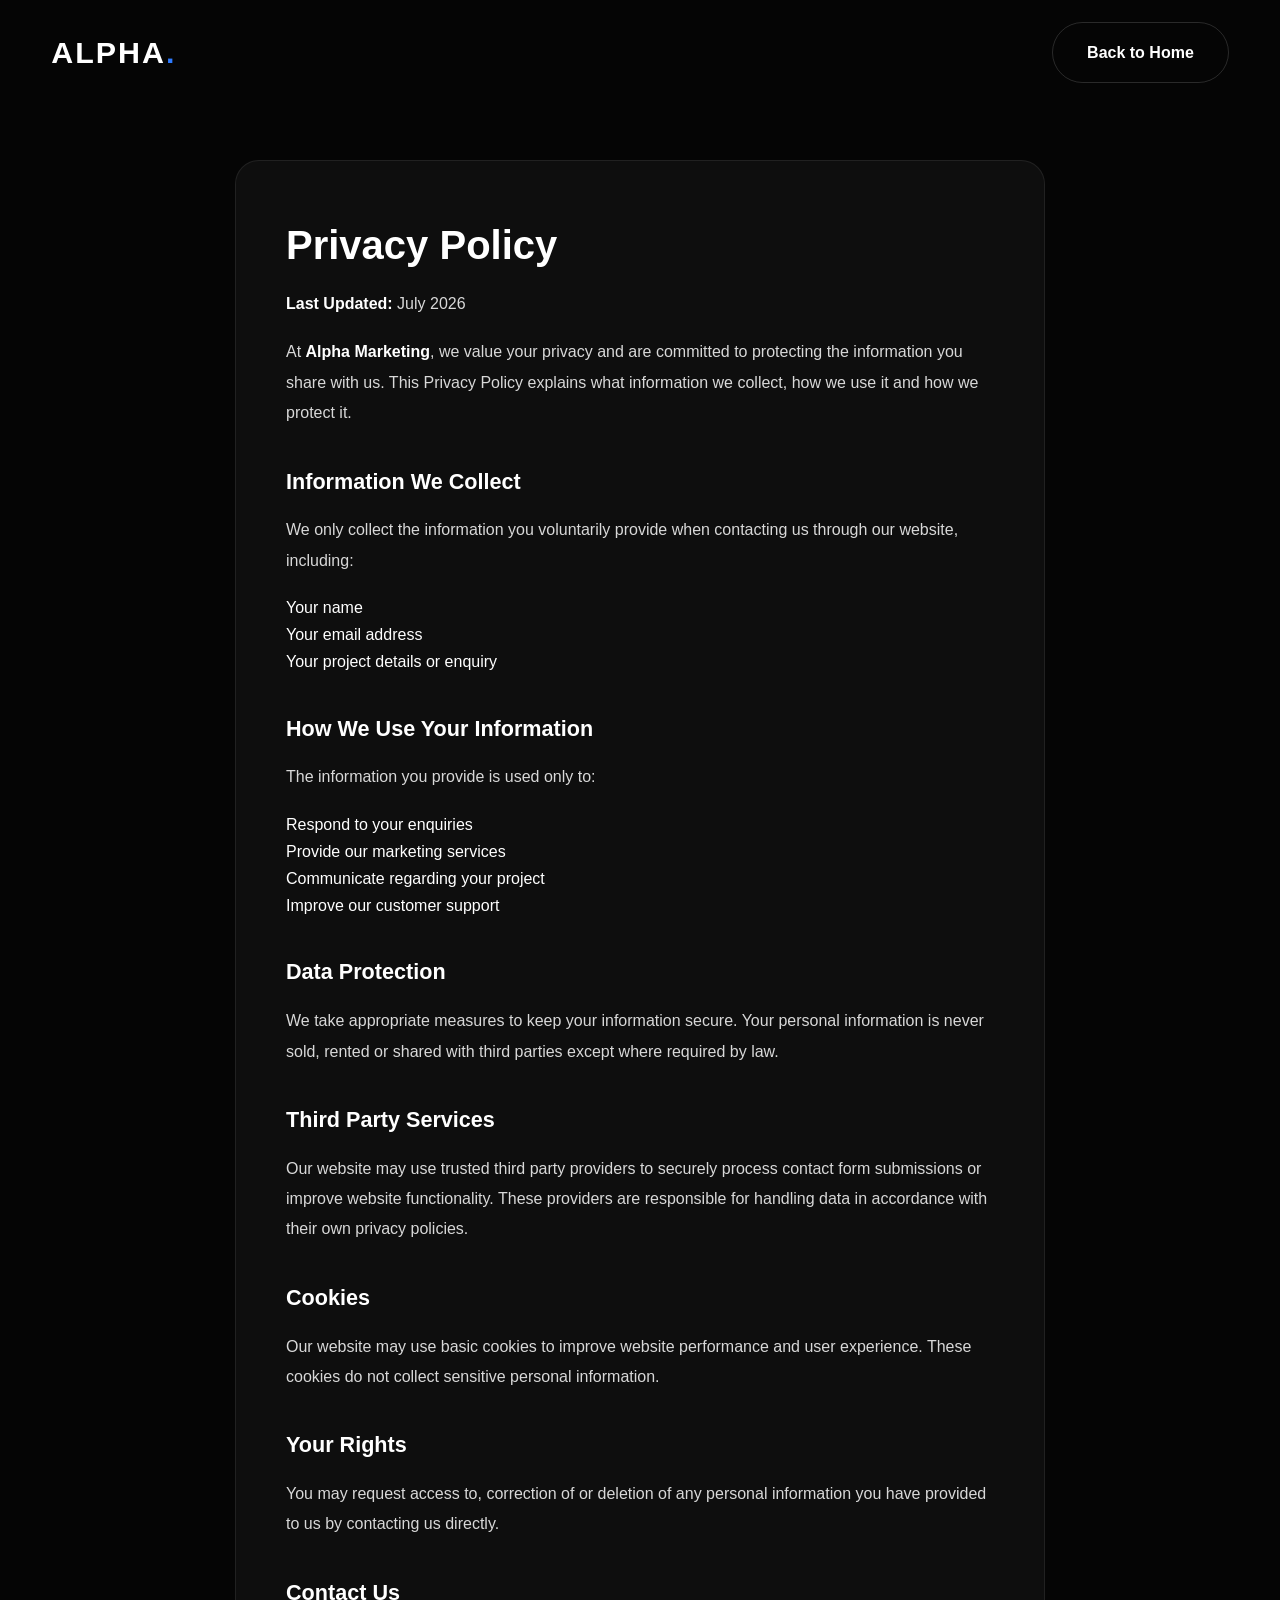
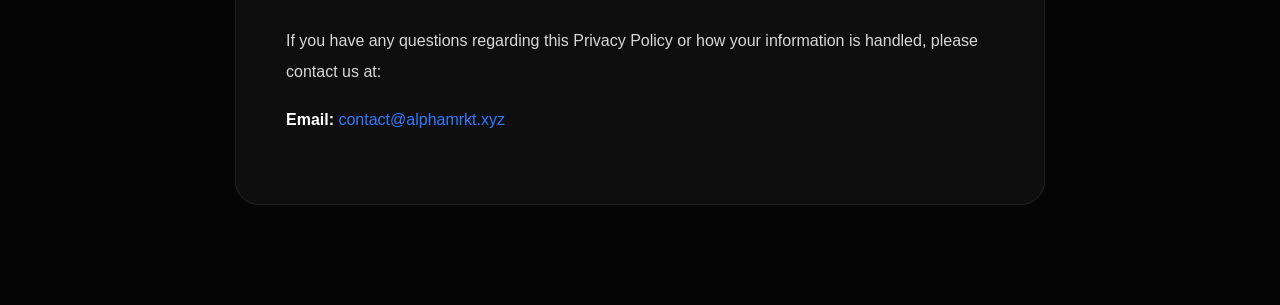
<file: privacy.html>
<!DOCTYPE html>
<html lang="en">

<head>

    <meta charset="UTF-8">

    <meta name="viewport" content="width=device-width, initial-scale=1.0">

    <title>Privacy Policy | Alpha Marketing</title>

    <link rel="stylesheet" href="css/style.css">

    <link rel="icon" type="image/png" href="assets/images/favicon.png">

</head>

<body>

    <!-- Header -->

    <header>

        <nav class="navbar">

            <div class="container">

                <a href="index.html" class="logo">
                    ALPHA<span>.</span>
                </a>

                <a href="index.html" class="btn btn-outline">
                    Back to Home
                </a>

            </div>

        </nav>

    </header>

    <!-- Privacy Policy -->

    <section class="privacy-page">

        <div class="container">

            <div class="privacy-card">

                <h1>Privacy Policy</h1>

                <p><strong>Last Updated:</strong> July 2026</p>

                <p>
                    At <strong>Alpha Marketing</strong>, we value your privacy and are committed to protecting the information you share with us. This Privacy Policy explains what information we collect, how we use it and how we protect it.
                </p>

                <h2>Information We Collect</h2>

                <p>
                    We only collect the information you voluntarily provide when contacting us through our website, including:
                </p>

                <ul>

                    <li>Your name</li>

                    <li>Your email address</li>

                    <li>Your project details or enquiry</li>

                </ul>

                <h2>How We Use Your Information</h2>

                <p>
                    The information you provide is used only to:
                </p>

                <ul>

                    <li>Respond to your enquiries</li>

                    <li>Provide our marketing services</li>

                    <li>Communicate regarding your project</li>

                    <li>Improve our customer support</li>

                </ul>

                <h2>Data Protection</h2>

                <p>
                    We take appropriate measures to keep your information secure. Your personal information is never sold, rented or shared with third parties except where required by law.
                </p>

                <h2>Third Party Services</h2>

                <p>
                    Our website may use trusted third party providers to securely process contact form submissions or improve website functionality. These providers are responsible for handling data in accordance with their own privacy policies.
                </p>

                <h2>Cookies</h2>

                <p>
                    Our website may use basic cookies to improve website performance and user experience. These cookies do not collect sensitive personal information.
                </p>

                <h2>Your Rights</h2>

                <p>
                    You may request access to, correction of or deletion of any personal information you have provided to us by contacting us directly.
                </p>

                <h2>Contact Us</h2>

                <p>
                    If you have any questions regarding this Privacy Policy or how your information is handled, please contact us at:
                </p>

                <p>

                    <strong>Email:</strong>

                    <a href="mailto:contact@alphamrkt.xyz">
                        contact@alphamrkt.xyz
                    </a>

                </p>

            </div>

        </div>

    </section>

</body>

</html>
</file>
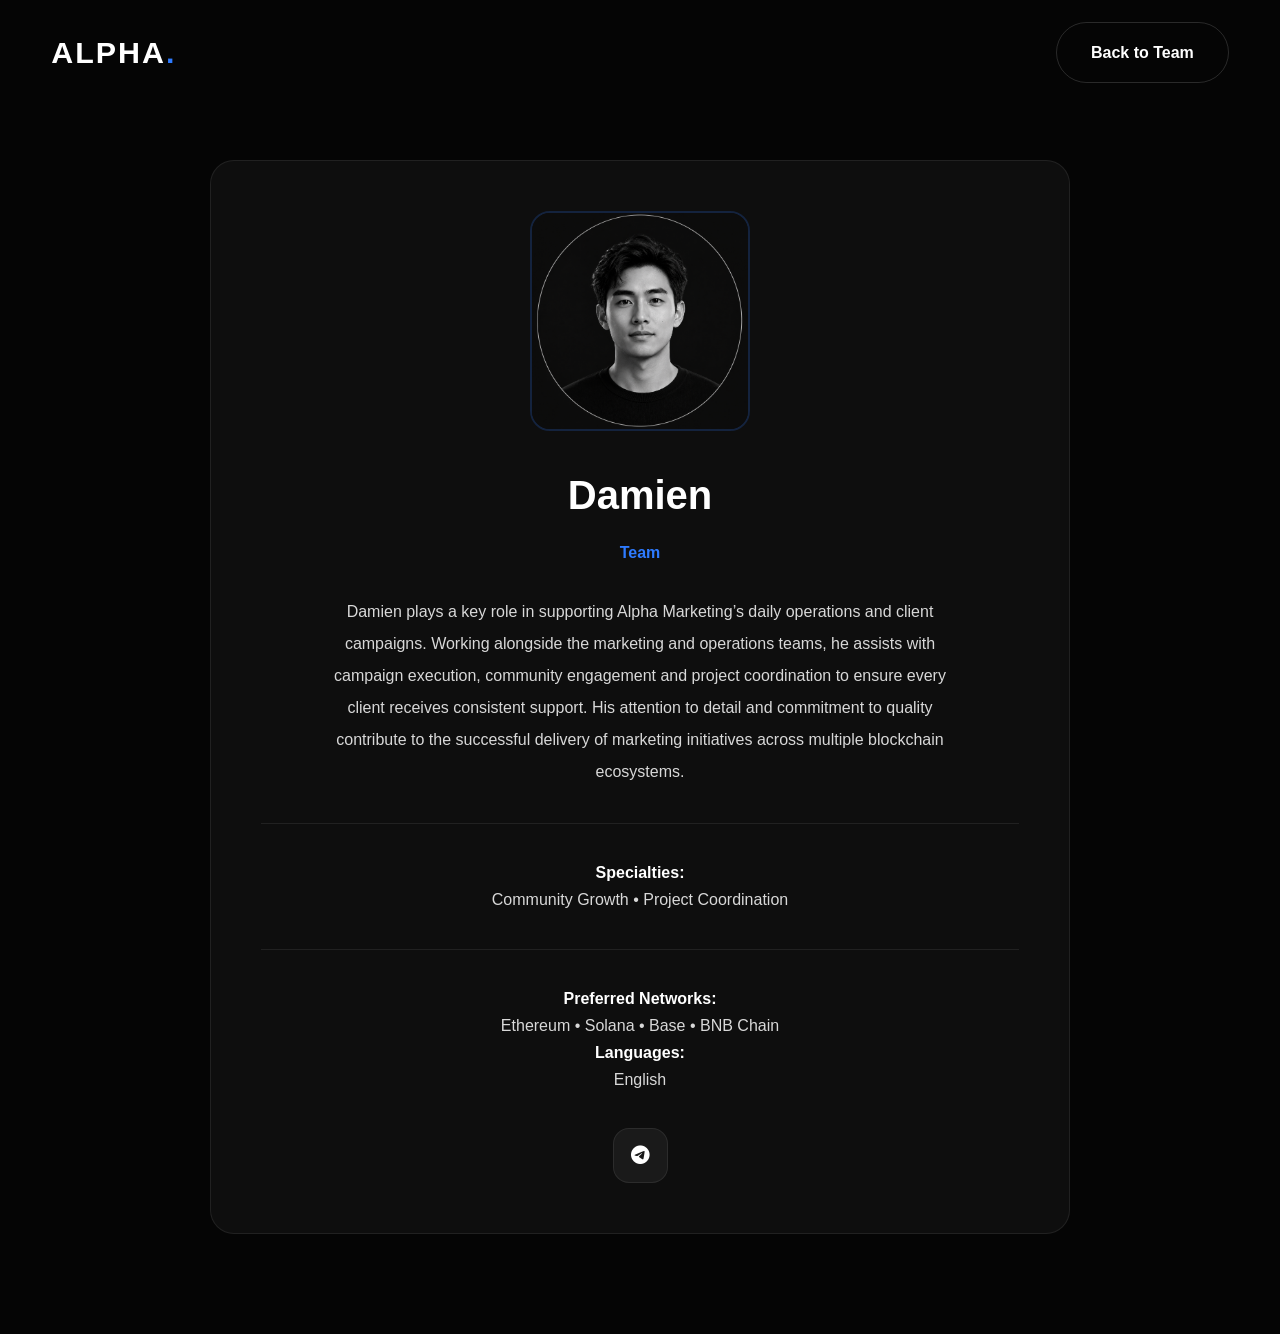
<file: team/damien.html>
<!DOCTYPE html>
<html lang="en">

<head>

    <meta charset="UTF-8">
    <meta name="viewport" content="width=device-width, initial-scale=1.0">

    <title>Damien | Team | Alpha Marketing</title>

    <link rel="stylesheet" href="../css/style.css">

    <link rel="stylesheet"
          href="https://cdnjs.cloudflare.com/ajax/libs/font-awesome/6.6.0/css/all.min.css">

</head>

<body>

<header>

    <nav class="navbar">

        <div class="container">

            <a href="../index.html" class="logo">
                ALPHA<span>.</span>
            </a>

            <a href="../index.html#team" class="btn btn-outline">
                Back to Team
            </a>

        </div>

    </nav>

</header>

<section class="team-profile">

    <div class="container">

        <div class="profile-card">

            <img src="../assets/images/team-4.jpg"
                 alt="Damien"
                 class="profile-image">

            <h1>Damien</h1>

            <p class="profile-role">
                Team
            </p>

            <p class="profile-text">
                Damien plays a key role in supporting Alpha Marketing’s daily operations and client campaigns. 
                Working alongside the marketing and operations teams, he assists with campaign execution, community
                 engagement and project coordination to ensure every client receives consistent support. 
                 His attention to detail and commitment to quality contribute to the successful delivery of marketing 
                 initiatives across multiple blockchain ecosystems.</p>

            <hr>

            <p>
                <strong>Specialties:</strong><br>
                Community Growth • Project Coordination
            </p>

            <hr>

            <p>
                <strong>Preferred Networks:</strong><br>
                Ethereum • Solana • Base • BNB Chain 
            </p>

            <p>
                <strong>Languages:</strong><br>
                English
            </p>

            <div class="profile-socials">

                <a href="https://t.me/alphadamien" target="_blank">
                    <i class="fa-brands fa-telegram"></i>
                </a>

            </div>

        </div>

    </div>

</section>

</body>

</html>
</file>
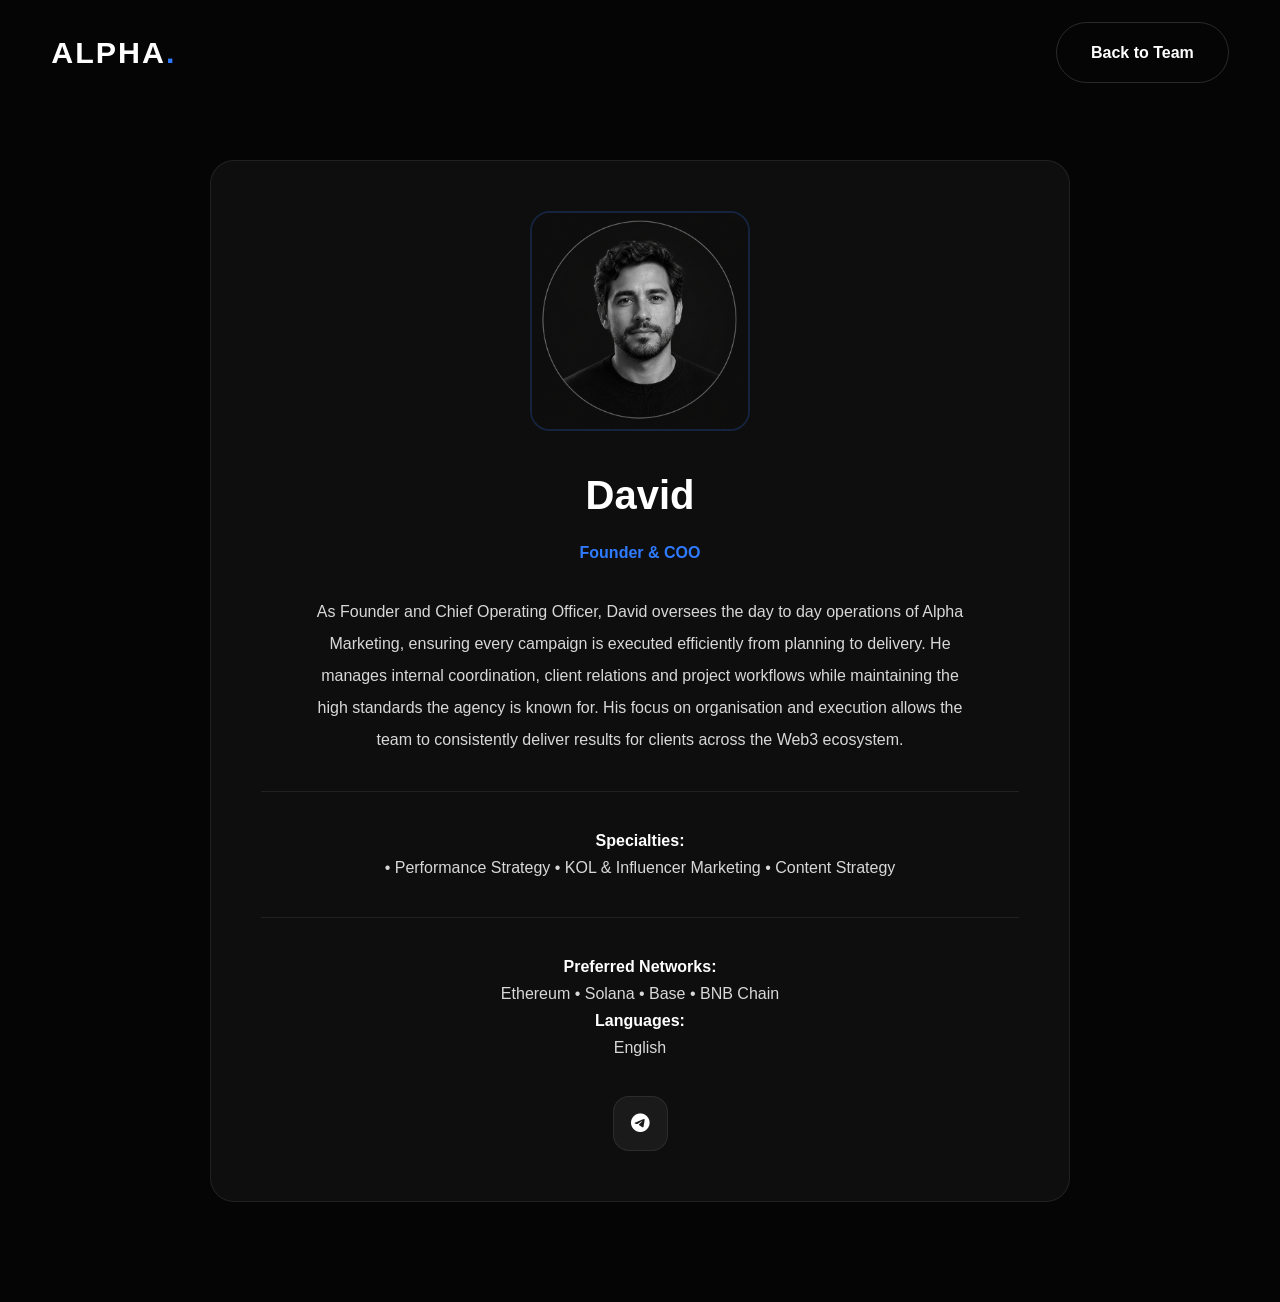
<file: team/david.html>
<!DOCTYPE html>
<html lang="en">

<head>

    <meta charset="UTF-8">
    <meta name="viewport" content="width=device-width, initial-scale=1.0">

    <title>David | Founder & COO | Alpha Marketing</title>

    <link rel="stylesheet" href="../css/style.css">

    <link rel="stylesheet"
          href="https://cdnjs.cloudflare.com/ajax/libs/font-awesome/6.6.0/css/all.min.css">

</head>

<body>

<header>

    <nav class="navbar">

        <div class="container">

            <a href="../index.html" class="logo">
                ALPHA<span>.</span>
            </a>

            <a href="../index.html#team" class="btn btn-outline">
                Back to Team
            </a>

        </div>

    </nav>

</header>

<section class="team-profile">

    <div class="container">

        <div class="profile-card">

            <img src="../assets/images/team-2.jpg"
                 alt="david"
                 class="profile-image">

            <h1>David</h1>

            <p class="profile-role">
                Founder & COO
            </p>

            <p class="profile-text">
                As Founder and Chief Operating Officer, David oversees the day to day operations of Alpha Marketing, 
                ensuring every campaign is executed efficiently from planning to delivery. He manages internal 
                coordination, client relations and project workflows while maintaining the high standards the agency 
                is known for. His focus on organisation and execution allows the team to consistently deliver results 
                for clients across the Web3 ecosystem.</p>

            <hr>

            <p>
                <strong>Specialties:</strong><br>
                 • Performance Strategy • KOL & Influencer Marketing • Content Strategy
            </p>

            <hr>

            <p>
                <strong>Preferred Networks:</strong><br>
                Ethereum • Solana • Base • BNB Chain 
            </p>

            <p>
                <strong>Languages:</strong><br>
                English
            </p>

            <div class="profile-socials">

                <a href="https://t.me/founded32" target="_blank">
                    <i class="fa-brands fa-telegram"></i>
                </a>

            </div>

        </div>

    </div>

</section>

</body>

</html>
</file>
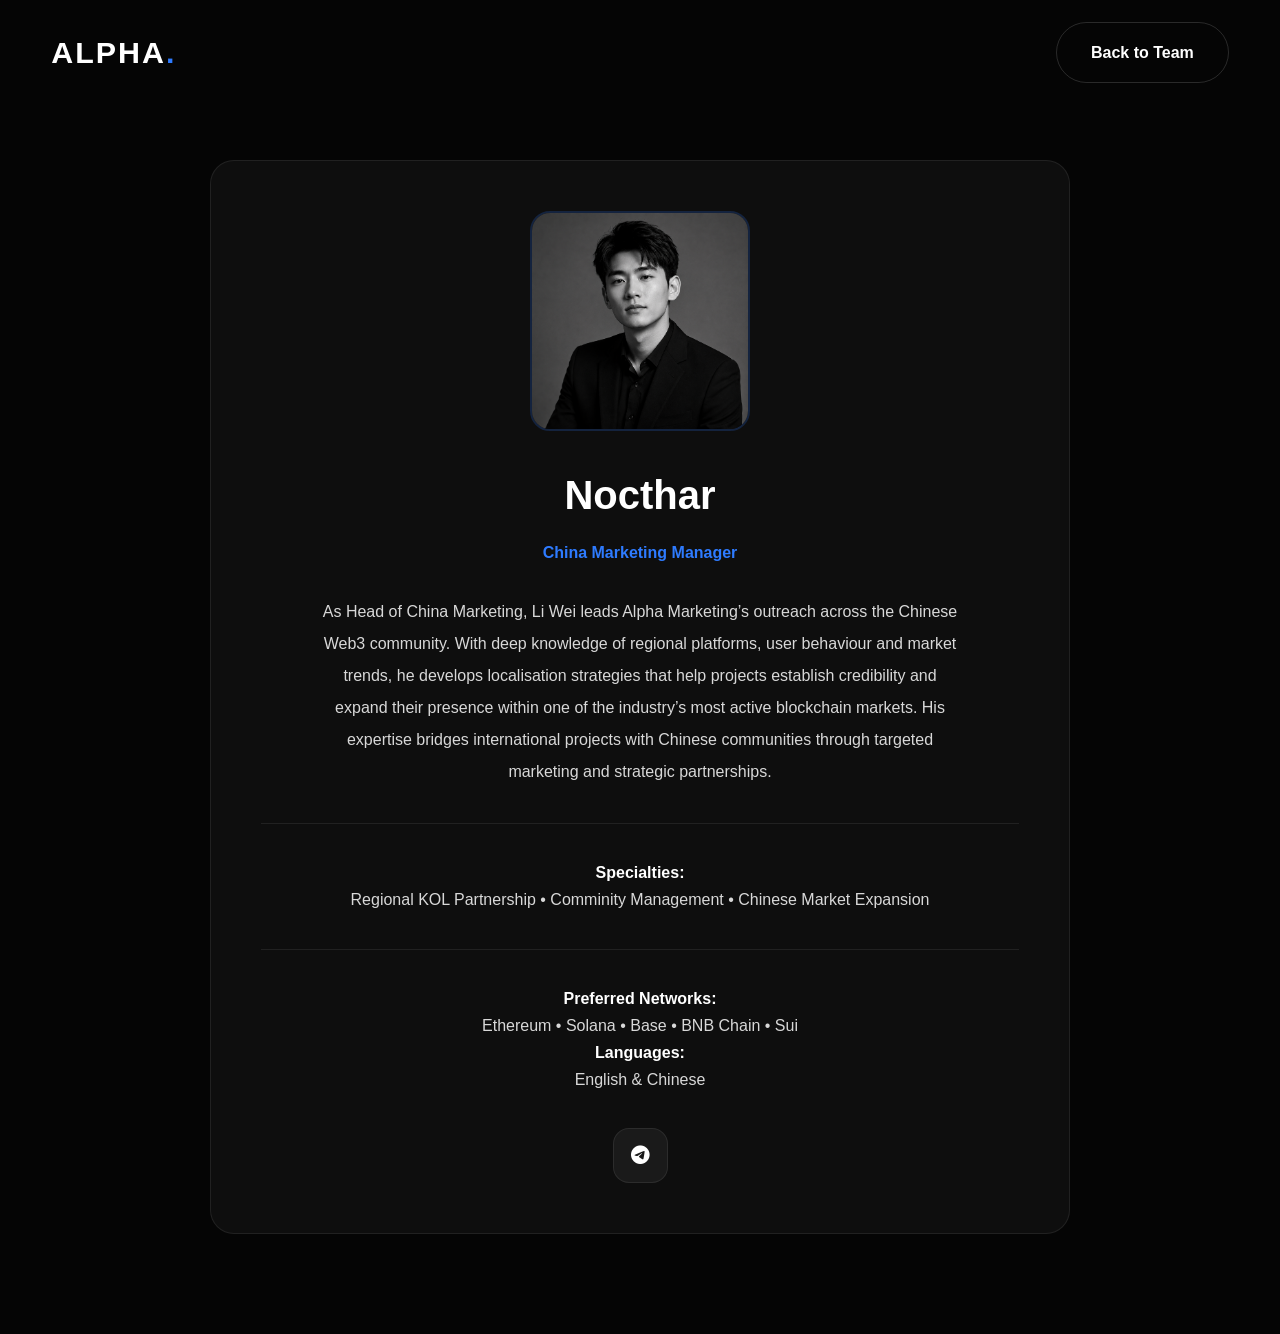
<file: team/liwei.html>
<!DOCTYPE html>
<html lang="en">

<head>

    <meta charset="UTF-8">
    <meta name="viewport" content="width=device-width, initial-scale=1.0">

    <title>Li Wei | China Marketing Manager | Alpha Marketing</title>

    <link rel="stylesheet" href="../css/style.css">

    <link rel="stylesheet"
          href="https://cdnjs.cloudflare.com/ajax/libs/font-awesome/6.6.0/css/all.min.css">

</head>

<body>

<header>

    <nav class="navbar">

        <div class="container">

            <a href="../index.html" class="logo">
                ALPHA<span>.</span>
            </a>

            <a href="../index.html#team" class="btn btn-outline">
                Back to Team
            </a>

        </div>

    </nav>

</header>

<section class="team-profile">

    <div class="container">

        <div class="profile-card">

            <img src="../assets/images/team-5.jpg"
                 alt="liwei"
                 class="profile-image">

            <h1>Nocthar</h1>

            <p class="profile-role">
               China Marketing Manager
            </p>

            <p class="profile-text">
            As Head of China Marketing, Li Wei leads Alpha Marketing’s outreach across the Chinese Web3 community.
             With deep knowledge of regional platforms, user behaviour and market trends, he develops localisation
            strategies that help projects establish credibility and expand their presence within one of the industry’s 
            most active blockchain markets. His expertise bridges international projects with Chinese communities 
            through targeted marketing and strategic partnerships.</p>

            <hr>

            <p>
                <strong>Specialties:</strong><br>
                Regional KOL Partnership • Comminity Management • Chinese Market Expansion 
            </p>

            <hr>

            <p>
                <strong>Preferred Networks:</strong><br>
                Ethereum • Solana • Base • BNB Chain • Sui
            </p>

            <p>
                <strong>Languages:</strong><br>
                English & Chinese
            </p>

            <div class="profile-socials">

                <a href="https://t.me/wuzfiqoy" target="_blank">
                    <i class="fa-brands fa-telegram"></i>
                </a>

            </div>

        </div>

    </div>

</section>

</body>

</html>
</file>
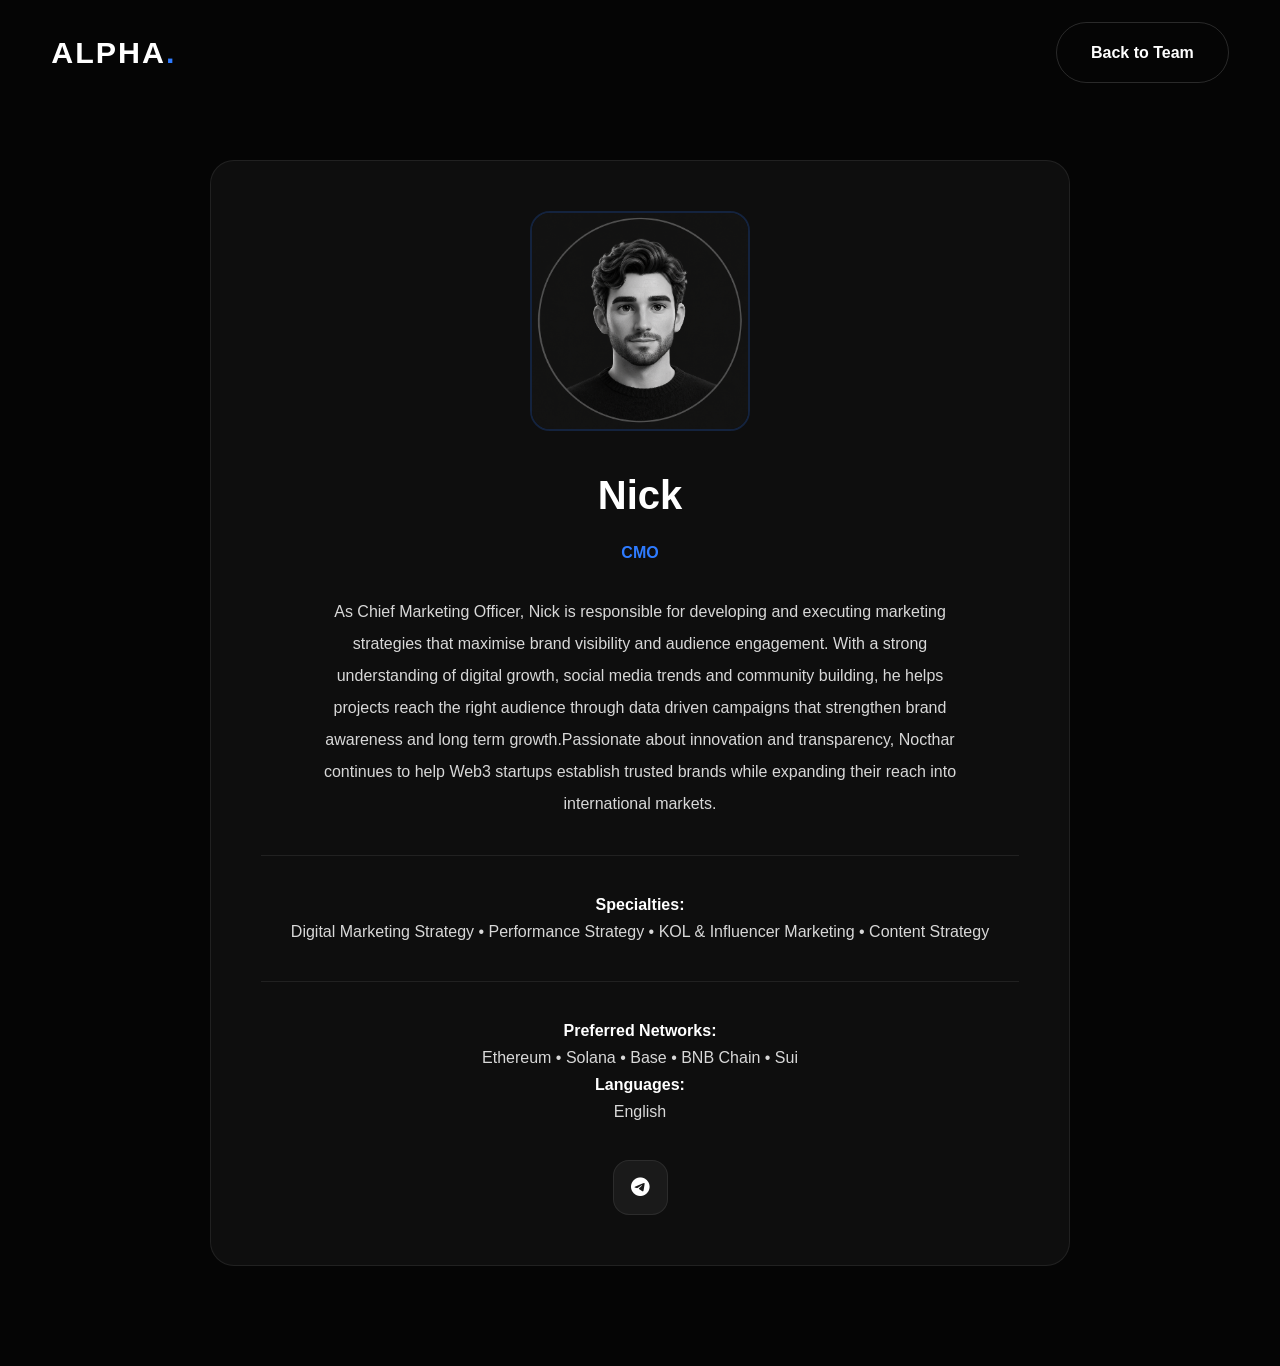
<file: team/nick.html>
<!DOCTYPE html>
<html lang="en">

<head>

    <meta charset="UTF-8">
    <meta name="viewport" content="width=device-width, initial-scale=1.0">

    <title>Nick | CMO | Alpha Marketing</title>

    <link rel="stylesheet" href="../css/style.css">

    <link rel="stylesheet"
          href="https://cdnjs.cloudflare.com/ajax/libs/font-awesome/6.6.0/css/all.min.css">

</head>

<body>

<header>

    <nav class="navbar">

        <div class="container">

            <a href="../index.html" class="logo">
                ALPHA<span>.</span>
            </a>

            <a href="../index.html#team" class="btn btn-outline">
                Back to Team
            </a>

        </div>

    </nav>

</header>

<section class="team-profile">

    <div class="container">

        <div class="profile-card">

            <img src="../assets/images/team-3.jpg"
                 alt="Nick"
                 class="profile-image">

            <h1>Nick</h1>

            <p class="profile-role">
                CMO
            </p>

            <p class="profile-text">
                As Chief Marketing Officer, Nick is responsible for developing and executing marketing strategies
                 that maximise brand visibility and audience engagement. With a strong understanding of digital
                 growth, social media trends and community building, he helps projects reach the right audience 
                 through data driven campaigns that strengthen brand awareness and long term growth.Passionate about 
                 innovation and transparency, Nocthar continues to help Web3 startups establish trusted brands while 
                 expanding their reach into international markets.
            </p>

            <hr>

            <p>
                <strong>Specialties:</strong><br>
                Digital Marketing Strategy • Performance Strategy • KOL & Influencer Marketing • Content Strategy
            </p>

            <hr>

            <p>
                <strong>Preferred Networks:</strong><br>
                Ethereum • Solana • Base • BNB Chain • Sui
            </p>

            <p>
                <strong>Languages:</strong><br>
                English
            </p>

            <div class="profile-socials">

                <a href="https://t.me/nickthefreedoer" target="_blank">
                    <i class="fa-brands fa-telegram"></i>
                </a>
            </div>

        </div>

    </div>

</section>

</body>

</html>
</file>
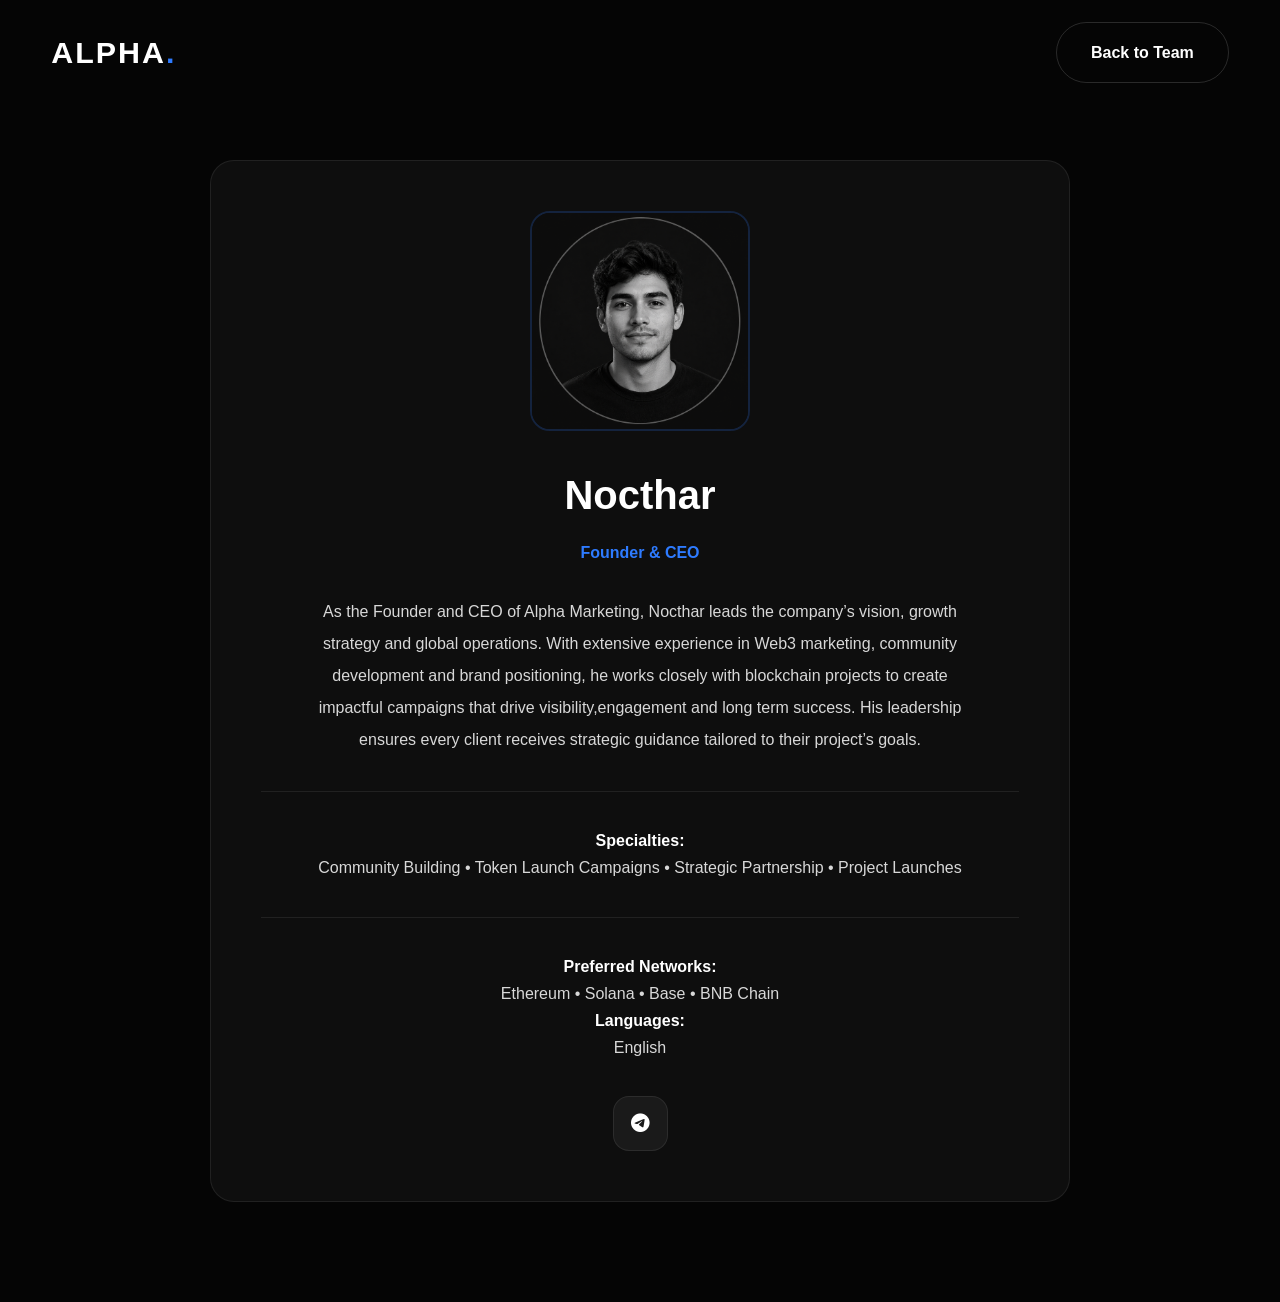
<file: team/nocthar.html>
<!DOCTYPE html>
<html lang="en">

<head>

    <meta charset="UTF-8">
    <meta name="viewport" content="width=device-width, initial-scale=1.0">

    <title>Nocthar | Founder & CEO | Alpha Marketing</title>

    <link rel="stylesheet" href="../css/style.css">

    <link rel="stylesheet"
          href="https://cdnjs.cloudflare.com/ajax/libs/font-awesome/6.6.0/css/all.min.css">

</head>

<body>

<header>

    <nav class="navbar">

        <div class="container">

            <a href="../index.html" class="logo">
                ALPHA<span>.</span>
            </a>

            <a href="../index.html#team" class="btn btn-outline">
                Back to Team
            </a>

        </div>

    </nav>

</header>

<section class="team-profile">

    <div class="container">

        <div class="profile-card">

            <img src="../assets/images/team-1.jpg"
                 alt="Nocthar"
                 class="profile-image">

            <h1>Nocthar</h1>

            <p class="profile-role">
                Founder & CEO
            </p>

            <p class="profile-text">
                As the Founder and CEO of Alpha Marketing, Nocthar leads the company’s vision, 
                growth strategy and global operations. With extensive experience in Web3 marketing, 
                community development and brand positioning, he works closely with blockchain projects 
                to create impactful campaigns that drive visibility,engagement and long term success. 
                His leadership ensures every client receives strategic guidance tailored to their project’s goals.</p>

            <hr>

            <p>
                <strong>Specialties:</strong><br>
                Community Building • Token Launch Campaigns • Strategic Partnership • Project Launches
            </p>

            <hr>

            <p>
                <strong>Preferred Networks:</strong><br>
                Ethereum • Solana • Base • BNB Chain
            </p>

            <p>
                <strong>Languages:</strong><br>
                English
            </p>

            <div class="profile-socials">

                <a href="https://t.me/theronjio" target="_blank">
                    <i class="fa-brands fa-telegram"></i>
                </a>

            </div>

        </div>

    </div>

</section>

</body>

</html>
</file>
<file: css/style.css>
/*==================================================
  ALPHA MARKETING
  Premium Web3 Agency
==================================================*/


/*==================================================
ROOT VARIABLES
==================================================*/

:root{

    --primary:#2E7BFF;
    --primary-light:#5C9CFF;
    --primary-dark:#1756C8;

    --secondary:#0B0F19;

    --dark:#050505;
    --dark-2:#0E0E10;
    --dark-3:#181818;

    --white:#ffffff;
    --text:#d8d8d8;
    --text-light:#9ca3af;

    --border:rgba(255,255,255,.08);

    --glass:rgba(255,255,255,.05);

    --shadow:0 20px 60px rgba(0,0,0,.45);

    --radius:18px;

    --transition:.35s ease;

    --max-width:1280px;

}


/*==================================================
RESET
==================================================*/

*{

    margin:0;
    padding:0;
    box-sizing:border-box;

}

html{

    scroll-behavior:smooth;

}

body{

    background:var(--dark);

    color:var(--white);

    font-family:'Inter',sans-serif;

    overflow-x:hidden;

    line-height:1.7;

    -webkit-font-smoothing:antialiased;

}

img{

    max-width:100%;

    display:block;

}

a{

    text-decoration:none;

    color:inherit;

}

ul{

    list-style:none;

}

button,

input,

textarea,

select{

    font-family:inherit;

    outline:none;

    border:none;

}


/*==================================================
SCROLLBAR
==================================================*/

::-webkit-scrollbar{

    width:10px;

}

::-webkit-scrollbar-track{

    background:#050505;

}

::-webkit-scrollbar-thumb{

    background:var(--primary);

    border-radius:30px;

}

::-webkit-scrollbar-thumb:hover{

    background:var(--primary-light);

}


/*==================================================
SELECTION
==================================================*/

::selection{

    background:var(--primary);

    color:#fff;

}


/*==================================================
CONTAINER
==================================================*/

.container{

    width:min(92%,var(--max-width));

    margin:auto;

}


/*==================================================
SECTION
==================================================*/

.section{

    padding:120px 0;

    position:relative;

}

.section-header{

    max-width:760px;

    margin:0 auto 70px;

}

.section-header.center{

    text-align:center;

}

.section-subtitle{

    display:inline-flex;

    align-items:center;

    gap:10px;

    padding:8px 18px;

    border:1px solid rgba(46,123,255,.25);

    background:rgba(46,123,255,.08);

    color:var(--primary);

    border-radius:100px;

    font-size:.8rem;

    font-weight:700;

    letter-spacing:2px;

    margin-bottom:22px;

}

.section-header h2{

    font-size:clamp(2.2rem,5vw,4rem);

    line-height:1.1;

    margin-bottom:22px;

    font-weight:800;

}

.section-header p{

    color:var(--text);

    font-size:1.1rem;

}


/*==================================================
TEXT
==================================================*/

p{

    color:var(--text);

}

h1,

h2,

h3{

    color:#fff;

    font-weight:800;

}


/*==================================================
BUTTONS
==================================================*/

.btn{
    display:inline-flex;
    align-items:center;
    justify-content:center;
    padding:16px 34px;
    border-radius:999px;
    transition:var(--transition);
    font-weight:700;
    cursor:pointer;

    position:relative;
    overflow:hidden;
}

.btn-primary{

    background:linear-gradient(135deg,var(--primary),var(--primary-light));

    color:#fff;

    box-shadow:0 15px 35px rgba(46,123,255,.35);

}

.btn-primary:hover{

    transform:translateY(-4px);

    box-shadow:0 20px 50px rgba(46,123,255,.45);

}

.btn-outline{

    border:1px solid rgba(255,255,255,.15);

    color:#fff;

    background:transparent;

}

.btn-outline:hover{

    background:rgba(255,255,255,.06);

    border-color:var(--primary);

}

.btn-secondary{

    background:rgba(255,255,255,.05);

    border:1px solid rgba(255,255,255,.08);

    color:#fff;

}

.btn-secondary:hover{

    background:rgba(255,255,255,.09);

}


/*==================================================
LOADER
==================================================*/

#loader{

    position:fixed;

    inset:0;

    background:#050505;

    display:flex;

    align-items:center;

    justify-content:center;

    z-index:99999;

}

.loader-logo{

    font-size:2.8rem;

    font-weight:900;

    letter-spacing:4px;

}

.loader-logo span{

    color:var(--primary);

}


/*==================================================
CURSOR GLOW
==================================================*/

.cursor-glow{

    position:fixed;

    width:320px;

    height:320px;

    border-radius:50%;

    background:radial-gradient(circle,
    rgba(46,123,255,.20),
    transparent 70%);

    pointer-events:none;

    transform:translate(-50%,-50%);

    z-index:0;

    filter:blur(30px);

}


/*==================================================
SCROLL PROGRESS
==================================================*/

.progress-bar{

    position:fixed;

    top:0;

    left:0;

    width:0;

    height:4px;

    background:linear-gradient(to right,
    var(--primary),
    var(--primary-light));

    z-index:9999;

}


/*==================================================
GLASS EFFECT
==================================================*/

.glass{

    background:var(--glass);

    border:1px solid var(--border);

    backdrop-filter:blur(16px);

    -webkit-backdrop-filter:blur(16px);

    border-radius:var(--radius);

}


/*==================================================
ANIMATIONS
==================================================*/

@keyframes float{

    0%{

        transform:translateY(0);

    }

    50%{

        transform:translateY(-12px);

    }

    100%{

        transform:translateY(0);

    }

}

@keyframes fadeUp{

    from{

        opacity:0;

        transform:translateY(40px);

    }

    to{

        opacity:1;

        transform:translateY(0);

    }

}

.fade-up{

    animation:fadeUp .8s ease forwards;

}
/*==================================================
NAVBAR
==================================================*/

header{

    position:fixed;

    top:0;

    left:0;

    width:100%;

    z-index:1000;

    transition:.35s ease;

}

header.scrolled{

    background:rgba(5,5,5,.88);

    backdrop-filter:blur(20px);

    border-bottom:1px solid rgba(255,255,255,.06);

}

.navbar{

    padding:22px 0;

}

.navbar .container{

    display:flex;

    align-items:center;

    justify-content:space-between;

}

.logo{

    font-size:1.9rem;

    font-weight:900;

    letter-spacing:2px;

    color:#fff;

}

.logo span{

    color:var(--primary);

}

.nav-links{

    display:flex;

    align-items:center;

    gap:42px;

}

.nav-links a{

    position:relative;

    font-size:.95rem;

    font-weight:600;

    color:#fff;

    transition:.3s ease;

}

.nav-links a:hover{

    color:var(--primary);

}

/* underline animation */

.nav-links a::after{

    content:"";

    position:absolute;

    left:0;

    bottom:-8px;

    width:0;

    height:2px;

    background:var(--primary);

    transition:.3s ease;

}

.nav-links a:hover::after{

    width:100%;

}

.nav-buttons{

    display:flex;

    align-items:center;

    gap:15px;

}

.menu-toggle{

    display:none;

    width:46px;

    height:46px;

    border-radius:12px;

    background:rgba(255,255,255,.05);

    border:1px solid rgba(255,255,255,.08);

    cursor:pointer;

}

.menu-toggle span{

    display:block;

    width:22px;

    height:2px;

    margin:5px auto;

    background:#fff;

    transition:.3s ease;

}


/*==================================================
HERO
==================================================*/

#hero{

    position:relative;

    overflow:hidden;

    min-height:100vh;

    display:flex;

    align-items:center;

    padding:180px 0 120px;

}

.hero-container{

    display:grid;

    grid-template-columns:1.1fr .9fr;

    gap:80px;

    align-items:center;

}

.hero-bg-grid{

    position:absolute;

    inset:0;

    background-image:

    linear-gradient(rgba(255,255,255,.04) 1px, transparent 1px),

    linear-gradient(90deg, rgba(255,255,255,.04) 1px, transparent 1px);

    background-size:80px 80px;

    opacity:.25;

}

.hero-gradient{

    position:absolute;

    top:-250px;

    right:-150px;

    width:700px;

    height:700px;

    border-radius:50%;

    background:radial-gradient(circle,
    rgba(46,123,255,.20),
    transparent 70%);

    filter:blur(80px);

}

.hero-left{

    position:relative;

    z-index:2;

}

.hero-badge{

    display:inline-flex;

    align-items:center;

    gap:10px;

    padding:10px 18px;

    border-radius:999px;

    background:rgba(46,123,255,.08);

    border:1px solid rgba(46,123,255,.25);

    color:var(--primary);

    font-size:.82rem;

    font-weight:700;

    letter-spacing:1px;

    margin-bottom:28px;

}

.badge-dot{

    width:8px;

    height:8px;

    border-radius:50%;

    background:var(--primary);

    animation:float 2s infinite;

}

.hero-left h1{

    font-size:clamp(3rem,6vw,5.6rem);

    line-height:1.05;

    margin-bottom:28px;

    font-weight:900;

}

.hero-white{

    color:#fff;

}

.hero-left p{

    max-width:640px;

    font-size:1.15rem;

    color:var(--text);

    margin-bottom:40px;

}

.hero-buttons{

    display:flex;

    gap:18px;

    flex-wrap:wrap;

    margin-bottom:55px;

}
/*==================================================
HERO STATS
==================================================*/

.hero-stats{

    display:flex;

    gap:25px;

    flex-wrap:wrap;

    margin-top:20px;

}

.hero-stats div{

    min-width:160px;

    padding:24px;

    background:rgba(255,255,255,.04);

    border:1px solid rgba(255,255,255,.08);

    border-radius:18px;

    backdrop-filter:blur(18px);

    transition:.35s ease;

}

.hero-stats div:hover{

    transform:translateY(-8px);

    border-color:rgba(46,123,255,.35);

    box-shadow:0 20px 50px rgba(46,123,255,.15);

}

.hero-stats h2{

    font-size:2rem;

    color:var(--primary);

    margin-bottom:6px;

    font-weight:800;

}

.hero-stats span{

    color:var(--text);

    font-size:.95rem;

}


/*==================================================
HERO RIGHT
==================================================*/

.hero-right{

    display:flex;

    justify-content:center;

    align-items:center;

    position:relative;

}


/*==================================================
ANALYTICS CARD
==================================================*/

.analytics-card{

    width:100%;

    max-width:470px;

    background:rgba(255,255,255,.05);

    border:1px solid rgba(255,255,255,.08);

    border-radius:28px;

    padding:35px;

    backdrop-filter:blur(18px);

    box-shadow:0 35px 70px rgba(0,0,0,.45);

    position:relative;

    overflow:hidden;

    animation:float 6s ease-in-out infinite;

}

.analytics-card::before{

    content:"";

    position:absolute;

    top:-120px;

    right:-120px;

    width:240px;

    height:240px;

    border-radius:50%;

    background:radial-gradient(circle,
    rgba(46,123,255,.18),
    transparent 70%);

}

.analytics-header{

    font-size:1.25rem;

    font-weight:700;

    margin-bottom:30px;

    color:#fff;

}

.metric{

    display:flex;

    justify-content:space-between;

    align-items:center;

    margin-bottom:10px;

}

.metric span{

    color:var(--text);

    font-size:.95rem;

}

.metric strong{

    color:#fff;

    font-size:1rem;

}


/*==================================================
PROGRESS BAR
==================================================*/

.progress{

    width:100%;

    height:10px;

    background:rgba(255,255,255,.08);

    border-radius:999px;

    overflow:hidden;

    margin-bottom:25px;

}

.progress div{

    height:100%;

    border-radius:999px;

    background:linear-gradient(
        90deg,
        var(--primary),
        var(--primary-light)
    );

}


/*==================================================
FLOATING DECORATIONS
==================================================*/

.analytics-card::after{

    content:"";

    position:absolute;

    bottom:-70px;

    left:-70px;

    width:180px;

    height:180px;

    border-radius:50%;

    background:radial-gradient(circle,
    rgba(46,123,255,.10),
    transparent 70%);

}

.hero-right::before{

    content:"";

    position:absolute;

    width:520px;

    height:520px;

    border-radius:50%;

    background:radial-gradient(circle,
    rgba(46,123,255,.08),
    transparent 75%);

    z-index:-1;

}


/*==================================================
HERO BUTTON SPACING
==================================================*/

.hero-buttons .btn{

    min-width:190px;

}


/*==================================================
SMALL SCREEN HERO
==================================================*/

@media(max-width:991px){

.hero-container{

    grid-template-columns:1fr;

    text-align:center;

    gap:60px;

}

.hero-left p{

    margin-left:auto;

    margin-right:auto;

}

.hero-buttons{

    justify-content:center;

}

.hero-stats{

    justify-content:center;

}

.hero-right{

    order:-1;

}

.analytics-card{

    max-width:100%;

}

}
/*==================================================
TRUSTED BY
==================================================*/

#trusted{

    position:relative;

    padding:90px 0;

    overflow:hidden;

    border-top:1px solid rgba(255,255,255,.05);

    border-bottom:1px solid rgba(255,255,255,.05);

    background:linear-gradient(
        180deg,
        rgba(255,255,255,.015),
        transparent
    );

}

#trusted .section-title{

    text-align:center;

    margin-bottom:55px;

}

#trusted .section-title p{

    color:var(--primary);

    font-size:.85rem;

    font-weight:700;

    letter-spacing:2px;

    margin-bottom:15px;

}

#trusted .section-title h2{

    font-size:clamp(2rem,4vw,3rem);

    font-weight:800;

    color:#fff;

}


/*==================================================
LOGO SLIDER
==================================================*/

.logo-slider{

    position:relative;

    overflow:hidden;

    width:100%;

    mask-image:linear-gradient(
        to right,
        transparent,
        #000 10%,
        #000 90%,
        transparent
    );

    -webkit-mask-image:linear-gradient(
        to right,
        transparent,
        #000 10%,
        #000 90%,
        transparent
    );

}

.logo-track{

    display:flex;

    align-items:center;

    gap:30px;

    width:max-content;

    animation:logoScroll 35s linear infinite;

}

.logo-slider:hover .logo-track{

    animation-play-state:paused;

}


/*==================================================
LOGO CARD
==================================================*/

.logo-item{

    width:180px;

    height:90px;

    display:flex;

    justify-content:center;

    align-items:center;

    flex-shrink:0;

    border-radius:18px;

    background:rgba(255,255,255,.04);

    border:1px solid rgba(255,255,255,.08);

    color:rgba(255,255,255,.75);

    font-size:.95rem;

    font-weight:700;

    transition:.35s ease;

    backdrop-filter:blur(16px);

}

.logo-item:hover{

    transform:translateY(-8px);

    border-color:rgba(46,123,255,.45);

    background:rgba(46,123,255,.08);

    color:#fff;

    box-shadow:0 18px 40px rgba(46,123,255,.18);

}


/*==================================================
LOGO ANIMATION
==================================================*/

@keyframes logoScroll{

    from{

        transform:translateX(0);

    }

    to{

        transform:translateX(-50%);

    }

}


/*==================================================
TRUSTED BACKGROUND GLOW
==================================================*/

#trusted::before{

    content:"";

    position:absolute;

    left:-180px;

    top:50%;

    transform:translateY(-50%);

    width:420px;

    height:420px;

    border-radius:50%;

    background:radial-gradient(
        circle,
        rgba(46,123,255,.08),
        transparent 70%
    );

    filter:blur(60px);

}

#trusted::after{

    content:"";

    position:absolute;

    right:-180px;

    top:50%;

    transform:translateY(-50%);

    width:420px;

    height:420px;

    border-radius:50%;

    background:radial-gradient(
        circle,
        rgba(46,123,255,.08),
        transparent 70%
    );

    filter:blur(60px);

}


/*==================================================
RESPONSIVE
==================================================*/

@media(max-width:992px){

.logo-item{

    width:150px;

    height:80px;

}

}

@media(max-width:768px){

#trusted{

    padding:70px 0;

}

.logo-track{

    gap:20px;

    animation-duration:25s;

}

.logo-item{

    width:130px;

    height:70px;

    font-size:.8rem;

}

#trusted .section-title{

    margin-bottom:40px;

}

}

@media(max-width:480px){

.logo-item{

    width:110px;

    height:60px;

    border-radius:14px;

}

}/*==================================================
ABOUT
==================================================*/

#about{

    position:relative;

    overflow:hidden;

}

.about-wrapper{

    display:grid;

    grid-template-columns:1.1fr .9fr;

    gap:80px;

    align-items:center;

}

.about-content .lead{

    font-size:1.25rem;

    color:#fff;

    margin-bottom:24px;

    line-height:1.8;

}

.about-content p{

    margin-bottom:22px;

    color:var(--text);

}

.about-buttons{

    display:flex;

    gap:18px;

    flex-wrap:wrap;

    margin-top:40px;

}


/*==================================================
ABOUT VISUAL
==================================================*/

.about-visual{

    display:grid;

    grid-template-columns:repeat(2,1fr);

    gap:22px;

    align-items:center;

}

.glass-box{

    background:rgba(255,255,255,.05);

    border:1px solid rgba(255,255,255,.08);

    backdrop-filter:blur(18px);

    border-radius:22px;

    padding:40px 30px;

    text-align:center;

    transition:.35s ease;

    position:relative;

    overflow:hidden;

}

.glass-box::before{

    content:"";

    position:absolute;

    inset:0;

    background:linear-gradient(
        135deg,
        rgba(46,123,255,.08),
        transparent 70%
    );

    opacity:0;

    transition:.35s ease;

}

.glass-box:hover{

    transform:translateY(-10px);

    border-color:rgba(46,123,255,.35);

    box-shadow:0 20px 50px rgba(46,123,255,.18);

}

.glass-box:hover::before{

    opacity:1;

}

.glass-box.large{

    grid-column:span 2;

    padding:55px;

}

.glass-box span{

    display:block;

    font-size:3rem;

    font-weight:900;

    color:var(--primary);

    margin-bottom:12px;

}

.glass-box small{

    display:block;

    color:var(--text);

    font-size:1rem;

}


/*==================================================
STATS
==================================================*/

#stats{

    position:relative;

}

.stats-grid{

    display:grid;

    grid-template-columns:repeat(4,1fr);

    gap:28px;

}

.stat-card{

    background:rgba(255,255,255,.04);

    border:1px solid rgba(255,255,255,.08);

    border-radius:22px;

    padding:40px 30px;

    transition:.35s ease;

    backdrop-filter:blur(16px);

    text-align:center;

}

.stat-card:hover{

    transform:translateY(-10px);

    border-color:rgba(46,123,255,.35);

    box-shadow:0 20px 55px rgba(46,123,255,.15);

}

.stat-card h3:first-child{

    font-size:3rem;

    color:var(--primary);

    margin-bottom:14px;

    font-weight:900;

}

.stat-card h3{

    font-size:1.25rem;

    margin-bottom:15px;

    color:#fff;

}

.stat-card p{

    color:var(--text);

    font-size:.95rem;

    line-height:1.7;

}


/*==================================================
BACKGROUND DECORATION
==================================================*/

#about::before,

#stats::before{

    content:"";

    position:absolute;

    width:420px;

    height:420px;

    border-radius:50%;

    background:radial-gradient(
        circle,
        rgba(46,123,255,.08),
        transparent 70%
    );

    filter:blur(70px);

    z-index:-1;

}

#about::before{

    right:-180px;

    top:0;

}

#stats::before{

    left:-180px;

    bottom:-120px;

}

.process-grid{
    display:grid;
    gap:20px;
    margin-top:40px;
}

.process-card{
    padding:28px;
    background:rgba(255,255,255,.04);
    border:1px solid rgba(255,255,255,.08);
    border-radius:18px;
    transition:.35s ease;
}

.process-card:hover{
    transform:translateY(-6px);
    border-color:rgba(46,123,255,.35);
    box-shadow:0 20px 50px rgba(46,123,255,.15);
}

.process-card h3{
    margin-bottom:15px;
    color:#fff;
    font-size:1.5rem;
}

.process-card p{
    margin:0;
    color:var(--text);
    line-height:1.8;
}

/*==================================================
RESPONSIVE
==================================================*/

@media(max-width:992px){

.about-wrapper{

    grid-template-columns:1fr;

    gap:60px;

}

.about-content{

    text-align:center;

}

.about-buttons{

    justify-content:center;

}

.stats-grid{

    grid-template-columns:repeat(2,1fr);

}

}

@media(max-width:768px){

.about-visual{

    grid-template-columns:1fr;

}

.glass-box.large{

    grid-column:auto;

}

.stats-grid{

    grid-template-columns:1fr;

}

.glass-box span{

    font-size:2.5rem;

}

.stat-card h2{

    font-size:2.5rem;

}

}

@media(max-width:480px){

.about-buttons{

    flex-direction:column;

}

.about-buttons .btn{

    width:100%;

}

.glass-box{

    padding:30px 22px;

}

.stat-card{

    padding:30px 22px;

}

}
/*==================================================
WHY ALPHA
==================================================*/

#why-alpha{

    position:relative;

    overflow:hidden;

    padding:120px 0;

}

.why-grid{

    display:grid;

    grid-template-columns:repeat(2,1fr);

    gap:30px;

    margin-top:70px;

}

.why-card{

    position:relative;

    padding:40px;

    border-radius:24px;

    background:rgba(255,255,255,.04);

    border:1px solid rgba(255,255,255,.08);

    backdrop-filter:blur(18px);

    transition:all .35s ease;

    overflow:hidden;

}

.why-card::before{

    content:"";

    position:absolute;

    inset:0;

    background:linear-gradient(
        135deg,
        rgba(46,123,255,.08),
        transparent 70%
    );

    opacity:0;

    transition:.35s ease;

}

.why-card>*{

    position:relative;

    z-index:2;

}


/*==================================================
WHY ICON
==================================================*/

.why-icon{

    width:72px;

    height:72px;

    display:flex;

    align-items:center;

    justify-content:center;

    border-radius:18px;

    margin-bottom:28px;

    font-size:2rem;

    background:linear-gradient(
        135deg,
        var(--primary),
        var(--primary-light)
    );

    color:#fff;

    box-shadow:0 15px 35px rgba(46,123,255,.25);

}


/*==================================================
WHY CONTENT
==================================================*/

.why-card h3{

    font-size:1.45rem;

    color:#fff;

    margin-bottom:18px;

    font-weight:800;

}

.why-card p{

    color:var(--text);

    line-height:1.8;

    font-size:1rem;

}


/*==================================================
SECTION DECORATION
==================================================*/

#why-alpha::before{

    content:"";

    position:absolute;

    top:-180px;

    left:-180px;

    width:420px;

    height:420px;

    border-radius:50%;

    background:radial-gradient(
        circle,
        rgba(46,123,255,.08),
        transparent 70%
    );

    filter:blur(80px);

}

#why-alpha::after{

    content:"";

    position:absolute;

    right:-200px;

    bottom:-150px;

    width:450px;

    height:450px;

    border-radius:50%;

    background:radial-gradient(
        circle,
        rgba(46,123,255,.08),
        transparent 70%
    );

    filter:blur(80px);

}
/*==================================================
WHY ALPHA HOVER EFFECTS
==================================================*/

.why-card:hover{

    transform:translateY(-12px);

    border-color:rgba(46,123,255,.35);

    box-shadow:
        0 25px 60px rgba(0,0,0,.35),
        0 0 35px rgba(46,123,255,.12);

}

.why-card:hover::before{

    opacity:1;

}

.why-card:hover .why-icon{

    transform:rotate(-8deg) scale(1.08);

    box-shadow:
        0 20px 45px rgba(46,123,255,.35);

}

.why-icon{

    transition:all .35s ease;

}

.why-card h3{

    transition:color .35s ease;

}

.why-card:hover h3{

    color:var(--primary-light);

}

.why-card p{

    transition:opacity .35s ease;

}

.why-card:hover p{

    opacity:.95;

}


/*==================================================
CARD ENTRANCE ANIMATION
==================================================*/

.why-card{

    animation:fadeUp .8s ease both;

}

.why-card:nth-child(2){

    animation-delay:.1s;

}

.why-card:nth-child(3){

    animation-delay:.2s;

}

.why-card:nth-child(4){

    animation-delay:.3s;

}


/*==================================================
RESPONSIVE
==================================================*/

@media(max-width:991px){

    .why-grid{

        grid-template-columns:1fr;

        gap:24px;

    }

    .why-card{

        padding:35px;

    }

}

@media(max-width:768px){

    #why-alpha{

        padding:90px 0;

    }

    .why-grid{

        margin-top:50px;

    }

    .why-card{

        padding:30px;

        border-radius:20px;

    }

    .why-icon{

        width:64px;

        height:64px;

        font-size:1.7rem;

        margin-bottom:22px;

    }

    .why-card h3{

        font-size:1.3rem;

    }

    .why-card p{

        font-size:.96rem;

        line-height:1.7;

    }

}

@media(max-width:480px){

    .why-card{

        padding:24px;

    }

    .why-icon{

        width:58px;

        height:58px;

        font-size:1.5rem;

        border-radius:16px;

    }

    .why-card h3{

        font-size:1.15rem;

    }

}
/*==================================================
SERVICES
==================================================*/

#services{

    position:relative;

    overflow:hidden;

    padding:120px 0;

}

.services-grid{

    display:grid;

    grid-template-columns:repeat(3,1fr);

    gap:30px;

    margin-top:70px;

}


/*==================================================
SERVICE CARD
==================================================*/

.service-card{

    position:relative;

    padding:40px 35px;

    background:rgba(255,255,255,.04);

    border:1px solid rgba(255,255,255,.08);

    border-radius:24px;

    backdrop-filter:blur(18px);

    overflow:hidden;

    transition:all .35s ease;

}

.service-card::before{

    content:"";

    position:absolute;

    inset:0;

    background:linear-gradient(
        135deg,
        rgba(46,123,255,.10),
        transparent 70%
    );

    opacity:0;

    transition:.35s ease;

}

.service-card>*{

    position:relative;

    z-index:2;

}


/*==================================================
SERVICE ICON
==================================================*/

.service-icon{

    width:72px;

    height:72px;

    display:flex;

    align-items:center;

    justify-content:center;

    margin-bottom:28px;

    border-radius:18px;

    background:linear-gradient(
        135deg,
        var(--primary),
        var(--primary-light)
    );

    color:#fff;

    font-size:2rem;

    box-shadow:0 18px 40px rgba(46,123,255,.25);

    transition:.35s ease;

}


/*==================================================
SERVICE CONTENT
==================================================*/

.service-card h3{

    font-size:1.45rem;

    color:#fff;

    margin-bottom:18px;

    font-weight:800;

}

.service-card p{

    color:var(--text);

    line-height:1.8;

    margin-bottom:28px;

}


/*==================================================
SERVICE LIST
==================================================*/

.service-card ul{

    display:flex;

    flex-direction:column;

    gap:14px;

}

.service-card ul li{

    display:flex;

    align-items:center;

    gap:12px;

    color:var(--text);

    font-size:.95rem;

}

.service-card ul li::before{

    content:"✓";

    width:24px;

    height:24px;

    display:flex;

    align-items:center;

    justify-content:center;

    border-radius:50%;

    background:rgba(46,123,255,.15);

    color:var(--primary);

    font-weight:700;

    flex-shrink:0;

}


/*==================================================
SERVICE HOVER
==================================================*/

.service-card:hover{

    transform:translateY(-12px);

    border-color:rgba(46,123,255,.35);

    box-shadow:
        0 25px 60px rgba(0,0,0,.35),
        0 0 35px rgba(46,123,255,.12);

}

.service-card:hover::before{

    opacity:1;

}

.service-card:hover .service-icon{

    transform:rotate(-8deg) scale(1.08);

}

.service-card:hover h3{

    color:var(--primary-light);

}


/*==================================================
BACKGROUND GLOW
==================================================*/

#services::before{

    content:"";

    position:absolute;

    left:-220px;

    top:50%;

    transform:translateY(-50%);

    width:450px;

    height:450px;

    border-radius:50%;

    background:radial-gradient(
        circle,
        rgba(46,123,255,.08),
        transparent 70%
    );

    filter:blur(80px);

}

#services::after{

    content:"";

    position:absolute;

    right:-220px;

    top:15%;

    width:420px;

    height:420px;

    border-radius:50%;

    background:radial-gradient(
        circle,
        rgba(46,123,255,.08),
        transparent 70%
    );

    filter:blur(80px);

}


/*==================================================
RESPONSIVE
==================================================*/

@media(max-width:1100px){

    .services-grid{

        grid-template-columns:repeat(2,1fr);

    }

}

@media(max-width:768px){

    .services-grid{

        grid-template-columns:1fr;

        gap:24px;

        margin-top:50px;

    }

    .service-card{

        padding:30px;

    }

    .service-icon{

        width:64px;

        height:64px;

        font-size:1.7rem;

    }

}

@media(max-width:480px){

    .service-card{

        padding:24px;

    }

}
/*==================================================
PROCESS SECTION
==================================================*/

#process{

    position:relative;

    padding:120px 0;

    overflow:hidden;

}

#process::before{

    content:"";

    position:absolute;

    top:-180px;

    left:-180px;

    width:420px;

    height:420px;

    border-radius:50%;

    background:radial-gradient(
        circle,
        rgba(46,123,255,.08),
        transparent 70%
    );

    filter:blur(80px);

    z-index:-1;

}

#process::after{

    content:"";

    position:absolute;

    bottom:-180px;

    right:-180px;

    width:420px;

    height:420px;

    border-radius:50%;

    background:radial-gradient(
        circle,
        rgba(46,123,255,.08),
        transparent 70%
    );

    filter:blur(80px);

    z-index:-1;

}


/*==================================================
PROCESS GRID
==================================================*/

.timeline{

    display:grid;

    grid-template-columns:repeat(5,1fr);

    gap:30px;

    margin-top:70px;

    position:relative;

}

.timeline-item{

    position:relative;

    display:flex;

    flex-direction:column;

    align-items:center;

    text-align:center;

    z-index:2;

}


/*==================================================
STEP NUMBER
==================================================*/

.timeline-circle{

    width:74px;

    height:74px;

    display:flex;

    align-items:center;

    justify-content:center;

    border-radius:50%;

    background:linear-gradient(
        135deg,
        var(--primary),
        var(--primary-light)
    );

    color:#fff;

    font-size:1.15rem;

    font-weight:800;

    margin-bottom:28px;

    box-shadow:0 18px 45px rgba(46,123,255,.25);

    transition:.35s ease;

}
/*==================================================
PROCESS CARD
==================================================*/

.timeline-content{

    width:100%;

    padding:32px 28px;

    background:rgba(255,255,255,.04);

    border:1px solid rgba(255,255,255,.08);

    border-radius:22px;

    backdrop-filter:blur(18px);

    position:relative;

    overflow:hidden;

    transition:all .35s ease;

}

.timeline-content::before{

    content:"";

    position:absolute;

    inset:0;

    background:linear-gradient(
        135deg,
        rgba(46,123,255,.08),
        transparent 70%
    );

    opacity:0;

    transition:.35s ease;

}

.timeline-content>*{

    position:relative;

    z-index:2;

}


/*==================================================
PROCESS CONTENT
==================================================*/

.timeline-content h3{

    font-size:1.35rem;

    font-weight:800;

    color:#fff;

    margin-bottom:16px;

}

.timeline-content p{

    color:var(--text);

    line-height:1.8;

    font-size:.96rem;

}


/*==================================================
PROCESS HOVER
==================================================*/

.timeline-item:hover .timeline-circle{

    transform:scale(1.08);

    box-shadow:
        0 22px 55px rgba(46,123,255,.35);

}

.timeline-item:hover .timeline-content{

    transform:translateY(-10px);

    border-color:rgba(46,123,255,.35);

    box-shadow:
        0 22px 55px rgba(0,0,0,.35),
        0 0 35px rgba(46,123,255,.12);

}

.timeline-item:hover .timeline-content::before{

    opacity:1;

}

.timeline-line{

    position:absolute;

    top:36px;

    left:10%;

    width:80%;

    height:2px;

    background:linear-gradient(
        90deg,
        rgba(46,123,255,.25),
        rgba(46,123,255,.6),
        rgba(46,123,255,.25)
    );

    z-index:1;

}
/*==================================================
PROCESS RESPONSIVE
==================================================*/

@media (max-width:1200px){

    .timeline{

        grid-template-columns:repeat(3,1fr);

        gap:28px;

    }

}

@media (max-width:991px){

    .timeline{

        grid-template-columns:1fr;

        gap:35px;

        margin-top:60px;

    }

    .timeline-line{

        display:none;

    }

    .timeline-item{

        max-width:650px;

        width:100%;

        margin:0 auto;

    }

    .timeline-circle{

        width:70px;

        height:70px;

        margin-bottom:22px;

    }

}

@media (max-width:768px){

    #process{

        padding:90px 0;

    }

    .timeline{

        gap:28px;

        margin-top:50px;

    }

    .timeline-content{

        padding:28px 24px;

        border-radius:20px;

    }

    .timeline-content h3{

        font-size:1.25rem;

    }

    .timeline-content p{

        font-size:.95rem;

        line-height:1.75;

    }

    .timeline-circle{

        width:64px;

        height:64px;

        font-size:1rem;

    }

}

@media (max-width:480px){

    .timeline{

        gap:22px;

    }

    .timeline-content{

        padding:24px 20px;

    }

    .timeline-circle{

        width:56px;

        height:56px;

        font-size:.9rem;

        margin-bottom:18px;

    }

    .timeline-content h3{

        font-size:1.1rem;

    }

    .timeline-content p{

        font-size:.9rem;

    }

}


/*==================================================
PROCESS ANIMATION
==================================================*/

.timeline-item{

    animation:fadeUp .8s ease both;

}

.timeline-item:nth-child(1){

    animation-delay:.05s;

}

.timeline-item:nth-child(3){

    animation-delay:.15s;

}

.timeline-item:nth-child(5){

    animation-delay:.25s;

}

.timeline-item:nth-child(7){

    animation-delay:.35s;

}

.timeline-item:nth-child(9){

    animation-delay:.45s;

}
/*==================================================
PORTFOLIO
==================================================*/

#portfolio{

    position:relative;

    padding:120px 0;

    overflow:hidden;

}

#portfolio::before{

    content:"";

    position:absolute;

    top:-180px;

    right:-180px;

    width:450px;

    height:450px;

    border-radius:50%;

    background:radial-gradient(
        circle,
        rgba(46,123,255,.08),
        transparent 70%
    );

    filter:blur(90px);

    z-index:-1;

}

#portfolio::after{

    content:"";

    position:absolute;

    bottom:-200px;

    left:-200px;

    width:450px;

    height:450px;

    border-radius:50%;

    background:radial-gradient(
        circle,
        rgba(46,123,255,.08),
        transparent 70%
    );

    filter:blur(90px);

    z-index:-1;

}


/*==================================================
CASE STUDY GRID
==================================================*/

.case-grid{

    display:grid;

    grid-template-columns:repeat(3,1fr);

    gap:32px;

    margin-top:70px;

}


/*==================================================
CASE CARD
==================================================*/

.case-card{

    position:relative;

    background:rgba(255,255,255,.04);

    border:1px solid rgba(255,255,255,.08);

    border-radius:24px;

    overflow:hidden;

    backdrop-filter:blur(18px);

    transition:all .35s ease;

}

.case-card::before{

    content:"";

    position:absolute;

    inset:0;

    background:linear-gradient(
        135deg,
        rgba(46,123,255,.08),
        transparent 70%
    );

    opacity:0;

    transition:.35s ease;

    z-index:1;

}

.case-card>*{

    position:relative;

    z-index:2;

}


/*==================================================
CASE IMAGE
==================================================*/

.case-image{

    position:relative;

    overflow:hidden;

    height:240px;

    background:rgba(255,255,255,.03);

}

.case-image img{

    width:100%;

    height:100%;

    object-fit:cover;

    display:block;

    transition:transform .5s ease;

}

.case-card:hover .case-image img{

    transform:scale(1.08);

}
/*==================================================
CASE CONTENT
==================================================*/

.case-content{

    padding:32px;

    position:relative;

}

.case-category{

    display:inline-flex;

    align-items:center;

    padding:8px 18px;

    margin-bottom:20px;

    border-radius:999px;

    background:rgba(46,123,255,.12);

    border:1px solid rgba(46,123,255,.25);

    color:var(--primary);

    font-size:.85rem;

    font-weight:700;

    letter-spacing:.5px;

    text-transform:uppercase;

}

.case-content h3{

    font-size:1.55rem;

    font-weight:800;

    color:#fff;

    margin-bottom:18px;

    line-height:1.3;

}

.case-content p{

    color:var(--text);

    line-height:1.8;

    margin-bottom:28px;

}


/*==================================================
CASE RESULTS
==================================================*/

.case-results{

    display:grid;

    grid-template-columns:repeat(3,1fr);

    gap:16px;

    margin-bottom:28px;

}

.case-results div{

    text-align:center;

    padding:18px 12px;

    background:rgba(255,255,255,.04);

    border:1px solid rgba(255,255,255,.08);

    border-radius:16px;

    transition:.35s ease;

}

.case-results div:hover{

    border-color:rgba(46,123,255,.35);

    transform:translateY(-4px);

}

.case-results strong{

    display:block;

    font-size:1.4rem;

    font-weight:800;

    color:var(--primary);

    margin-bottom:8px;

}

.case-results span{

    display:block;

    font-size:.82rem;

    color:var(--text);

}


/*==================================================
SERVICE TAGS
==================================================*/

.case-services{

    display:flex;

    flex-wrap:wrap;

    gap:10px;

}

.case-services span{

    display:inline-flex;

    align-items:center;

    justify-content:center;

    padding:8px 16px;

    border-radius:999px;

    background:rgba(255,255,255,.05);

    border:1px solid rgba(255,255,255,.08);

    color:#fff;

    font-size:.82rem;

    font-weight:600;

    transition:.3s ease;

}

.case-services span:hover{

    background:rgba(46,123,255,.15);

    border-color:rgba(46,123,255,.35);

    color:var(--primary-light);

}
/*==================================================
PORTFOLIO HOVER
==================================================*/

.case-card:hover{

    transform:translateY(-12px);

    border-color:rgba(46,123,255,.35);

    box-shadow:
        0 28px 70px rgba(0,0,0,.35),
        0 0 35px rgba(46,123,255,.12);

}
.hero-dashboard{

    width:100%;

    max-width:700px;

    display:block;

    margin:auto;

    border-radius:24px;

    box-shadow:0 30px 80px rgba(0,0,0,.45);

}

.case-card:hover::before{

    opacity:1;

}

.case-card:hover .case-content h3{

    color:var(--primary-light);

}

.case-card:hover .case-category{

    background:rgba(46,123,255,.18);

    border-color:rgba(46,123,255,.45);

}

.case-card:hover .case-services span{

    border-color:rgba(46,123,255,.30);

}


/*==================================================
PORTFOLIO CTA
==================================================*/

.portfolio-bottom{

    margin-top:70px;

    text-align:center;

}

.portfolio-bottom .btn{

    min-width:240px;

}


/*==================================================
CARD ENTRANCE ANIMATION
==================================================*/

.case-card{

    animation:fadeUp .8s ease both;

}

.case-card:nth-child(2){

    animation-delay:.12s;

}

.case-card:nth-child(3){

    animation-delay:.24s;

}


/*==================================================
RESPONSIVE
==================================================*/

@media(max-width:1100px){

    .case-grid{

        grid-template-columns:repeat(2,1fr);

    }

}

@media(max-width:768px){

    #portfolio{

        padding:90px 0;

    }

    .case-grid{

        grid-template-columns:1fr;

        gap:24px;

        margin-top:50px;

    }

    .case-content{

        padding:26px;

    }

    .case-content h3{

        font-size:1.35rem;

    }

    .case-results{

        grid-template-columns:1fr;

        gap:14px;

    }

    .portfolio-bottom{

        margin-top:50px;

    }

}

@media(max-width:480px){

    .case-image{

        height:200px;

    }

    .case-content{

        padding:22px;

    }

    .case-category{

        font-size:.75rem;

        padding:7px 14px;

    }

    .case-services{

        gap:8px;

    }

    .case-services span{

        font-size:.75rem;

        padding:7px 12px;

    }

    .portfolio-bottom .btn{

        width:100%;

    }

}

/*==================================================
TESTIMONIALS
==================================================*/

#testimonials{

    position:relative;

    padding:120px 0;

    overflow:hidden;

}

#testimonials::before{

    content:"";

    position:absolute;

    top:-180px;

    left:-180px;

    width:420px;

    height:420px;

    border-radius:50%;

    background:radial-gradient(
        circle,
        rgba(46,123,255,.08),
        transparent 70%
    );

    filter:blur(80px);

    z-index:-1;

}

.testimonial-grid{

    display:grid;

    grid-template-columns:repeat(3,1fr);

    gap:30px;

    margin-top:70px;

}


/*==================================================
TESTIMONIAL CARD
==================================================*/

.testimonial-card{

    position:relative;

    padding:40px 35px;

    background:rgba(255,255,255,.04);

    border:1px solid rgba(255,255,255,.08);

    border-radius:24px;

    backdrop-filter:blur(18px);

    overflow:hidden;

    transition:all .35s ease;

}

.testimonial-card::before{

    content:"";

    position:absolute;

    inset:0;

    background:linear-gradient(
        135deg,
        rgba(46,123,255,.08),
        transparent 70%
    );

    opacity:0;

    transition:.35s ease;

}

.testimonial-card>*{

    position:relative;

    z-index:2;

}


/*==================================================
QUOTE ICON
==================================================*/

.quote-icon{

    font-size:4rem;

    line-height:1;

    color:var(--primary);

    opacity:.35;

    margin-bottom:20px;

}


/*==================================================
CONTENT
==================================================*/

.testimonial-card p{

    color:var(--text);

    line-height:1.9;

    margin-bottom:30px;

    font-size:1rem;

}
/*==================================================
TESTIMONIAL FOOTER
==================================================*/

.testimonial-footer{

    display:flex;

    align-items:center;

    gap:18px;

}

.testimonial-footer img{

    width:64px;

    height:64px;

    border-radius:50%;

    object-fit:cover;

    border:2px solid rgba(46,123,255,.35);

    transition:.35s ease;

}

.testimonial-footer h3{

    color:#fff;

    font-size:1.05rem;

    font-weight:700;

    margin-bottom:4px;

}

.testimonial-footer span{

    color:var(--text);

    font-size:.9rem;

}


/*==================================================
TESTIMONIAL HOVER
==================================================*/

.testimonial-card:hover{

    transform:translateY(-12px);

    border-color:rgba(46,123,255,.35);

    box-shadow:
        0 25px 60px rgba(0,0,0,.35),
        0 0 35px rgba(46,123,255,.12);

}

.testimonial-card:hover::before{

    opacity:1;

}

.testimonial-card:hover .quote-icon{

    color:var(--primary-light);

    opacity:1;

}

.testimonial-card:hover img{

    transform:scale(1.08);

}

.testimonial-card:hover h3{

    color:var(--primary-light);

}


/*==================================================
ENTRANCE ANIMATION
==================================================*/

.testimonial-card{

    animation:fadeUp .8s ease both;

}

.testimonial-card:nth-child(2){

    animation-delay:.12s;

}

.testimonial-card:nth-child(3){

    animation-delay:.24s;

}


/*==================================================
RESPONSIVE
==================================================*/

@media(max-width:1100px){

    .testimonial-grid{

        grid-template-columns:repeat(2,1fr);

    }

}

@media(max-width:768px){

    #testimonials{

        padding:90px 0;

    }

    .testimonial-grid{

        grid-template-columns:1fr;

        gap:24px;

        margin-top:50px;

    }

    .testimonial-card{

        padding:30px;

    }

}

@media(max-width:480px){

    .testimonial-card{

        padding:24px;

    }

    .testimonial-footer img{

        width:56px;

        height:56px;

    }

    .quote-icon{

        font-size:3rem;

    }

}
/*==================================================
TEAM SECTION
==================================================*/

#team{

    position:relative;

    padding:120px 0;

    overflow:hidden;

}

#team::before{

    content:"";

    position:absolute;

    top:-180px;

    right:-180px;

    width:420px;

    height:420px;

    border-radius:50%;

    background:radial-gradient(
        circle,
        rgba(46,123,255,.08),
        transparent 70%
    );

    filter:blur(90px);

    z-index:-1;

}

.team-grid{

    display:grid;

    grid-template-columns:repeat(4,1fr);

    gap:30px;

    margin-top:70px;

}


/*==================================================
TEAM CARD
==================================================*/

.team-card{

    position:relative;

    padding:30px;

    text-align:center;

    background:rgba(255,255,255,.04);

    border:1px solid rgba(255,255,255,.08);

    border-radius:24px;

    backdrop-filter:blur(18px);

    overflow:hidden;

    transition:all .35s ease;

}

.team-card::before{

    content:"";

    position:absolute;

    inset:0;

    background:linear-gradient(
        135deg,
        rgba(46,123,255,.08),
        transparent 70%
    );

    opacity:0;

    transition:.35s ease;

}

.team-card>*{

    position:relative;

    z-index:2;

}


/*==================================================
TEAM IMAGE
==================================================*/

.team-image{

    width:140px;

    height:140px;

    margin:0 auto 24px;

    border-radius:50%;

    overflow:hidden;

    border:3px solid rgba(46,123,255,.25);

    transition:.35s ease;

}

.team-image img{

    width:100%;

    height:100%;

    object-fit:cover;

    transition:transform .4s ease;

}


/*==================================================
TEAM CONTENT
==================================================*/

.team-card h3{

    font-size:1.35rem;

    font-weight:800;

    color:#fff;

    margin-bottom:8px;

}

.team-card span{

    display:block;

    color:var(--primary);

    font-weight:600;

    margin-bottom:18px;

}

.team-card p{

    color:var(--text);

    line-height:1.8;

    font-size:.95rem;

    margin-bottom:25px;

}
/*==================================================
TEAM SOCIALS
==================================================*/

.team-socials{

    display:flex;

    justify-content:center;

    gap:12px;

    margin-top:25px;

}

.team-socials a{

    width:42px;

    height:42px;

    display:flex;

    align-items:center;

    justify-content:center;

    border-radius:50%;

    background:rgba(255,255,255,.05);

    border:1px solid rgba(255,255,255,.08);

    color:#fff;

    text-decoration:none;

    transition:all .35s ease;

}

.team-socials a:hover{

    background:linear-gradient(
        135deg,
        var(--primary),
        var(--primary-light)
    );

    border-color:transparent;

    transform:translateY(-5px);

    box-shadow:0 15px 35px rgba(46,123,255,.25);

}


/*==================================================
TEAM HOVER EFFECTS
==================================================*/

.team-card:hover{

    transform:translateY(-12px);

    border-color:rgba(46,123,255,.35);

    box-shadow:
        0 28px 70px rgba(0,0,0,.35),
        0 0 35px rgba(46,123,255,.12);

}

.team-card:hover::before{

    opacity:1;

}

.team-card:hover .team-image{

    border-color:var(--primary);

}

.team-card:hover .team-image img{

    transform:scale(1.08);

}

.team-card:hover h3{

    color:var(--primary-light);

}


/*=====================================
TEAM PROFILE PAGE
=====================================*/
/*==================================================
TEAM PROFILE PAGE
==================================================*/

.team-profile{
    padding:160px 0 100px;
}

.team-profile .container{
    max-width:900px;
    margin:0 auto;
    padding:0 20px;
}

.profile-card{
    background:rgba(255,255,255,.04);
    border:1px solid rgba(255,255,255,.08);
    border-radius:24px;
    padding:50px;
    text-align:center;
    transition:.35s ease;
    animation:fadeUp .8s ease;
}

.profile-card:hover{
    border-color:rgba(46,123,255,.35);
    box-shadow:0 25px 60px rgba(46,123,255,.15);
}

.profile-image{
    width:220px;
    height:220px;
    object-fit:cover;
    object-position:center;
    border-radius:20px;
    margin:0 auto 30px;
    display:block;
    border:2px solid rgba(46,123,255,.2);
}

.profile-card h1{
    font-size:2.5rem;
    color:#fff;
    margin-bottom:10px;
}

.profile-role{
    color:var(--primary);
    font-size:1rem;
    font-weight:600;
    margin-bottom:30px;
}

.profile-text{
    max-width:650px;
    margin:0 auto 22px;
    line-height:2;
    color:var(--text);
}

.profile-card hr{
    border:none;
    border-top:1px solid rgba(255,255,255,.08);
    margin:35px 0;
}

.profile-card strong{
    color:#fff;
}

.profile-socials{
    margin-top:35px;
    display:flex;
    justify-content:center;
    gap:18px;
}

.profile-socials a{
    width:55px;
    height:55px;
    display:flex;
    align-items:center;
    justify-content:center;
    border-radius:16px;
    background:rgba(255,255,255,.05);
    border:1px solid rgba(255,255,255,.08);
    color:#fff;
    font-size:1.2rem;
    transition:.3s ease;
}

.profile-socials a:hover{
    background:var(--primary);
    border-color:var(--primary);
    transform:translateY(-5px);
}

@media (max-width:768px){

    .team-profile{
        padding:130px 0 70px;
    }

    .profile-card{
        padding:35px 22px;
    }

    .profile-image{
        width:180px;
        height:180px;
    }

    .profile-card h1{
        font-size:2rem;
    }

    .profile-text{
        line-height:1.9;
    }

}
/*==================================================
RESPONSIVE
==================================================*/

@media(max-width:1200px){

    .team-grid{

        grid-template-columns:repeat(2,1fr);

    }

}

@media(max-width:768px){

    #team{

        padding:90px 0;

    }

    .team-grid{

        grid-template-columns:1fr;

        gap:24px;

        margin-top:50px;

    }

    .team-card{

        padding:28px;

    }

    .team-image{

        width:120px;

        height:120px;

    }

}

@media(max-width:480px){

    .team-card{

        padding:24px;

    }

    .team-image{

        width:100px;

        height:100px;

    }

    .team-socials a{

        width:38px;

        height:38px;

    }

}

.team-socials {
    display: flex;
    justify-content: center;
    align-items: center;
    margin-top: 18px;
}

.team-socials a {
    width: 46px;
    height: 46px;
    display: flex;
    align-items: center;
    justify-content: center;
    border: 1px solid rgba(255, 255, 255, 0.15);
    border-radius: 12px;
    color: #ffffff;
    background: rgba(255, 255, 255, 0.03);
    text-decoration: none;
    transition: all 0.3s ease;
}

.team-socials a:hover {
    background: #229ED9;
    border-color: #229ED9;
    transform: translateY(-3px);
}

.team-socials i {
    font-size: 24px;
}
/*==================================================
SECTION DIVIDER
==================================================*/

.section-divider{

    position:relative;

    padding:110px 0;

    text-align:center;

    overflow:hidden;

    background:linear-gradient(
        180deg,
        rgba(255,255,255,.02),
        rgba(255,255,255,.01)
    );

}

.section-divider::before{

    content:"";

    position:absolute;

    top:-180px;

    left:50%;

    transform:translateX(-50%);

    width:520px;

    height:520px;

    border-radius:50%;

    background:radial-gradient(
        circle,
        rgba(46,123,255,.08),
        transparent 70%
    );

    filter:blur(90px);

}

.section-divider h2{

    font-size:clamp(2.3rem,5vw,4rem);

    font-weight:900;

    color:#fff;

    margin-bottom:20px;

    line-height:1.2;

    position:relative;

    z-index:2;

}

.section-divider p{

    max-width:700px;

    margin:0 auto;

    color:var(--text);

    font-size:1.1rem;

    line-height:1.9;

    position:relative;

    z-index:2;

}


/*==================================================
FAQ
==================================================*/

#faq{

    position:relative;

    padding:120px 0;

}

.faq-container{

    max-width:900px;

    margin:70px auto 0;

}

.faq-item{

    margin-bottom:18px;

    background:rgba(255,255,255,.04);

    border:1px solid rgba(255,255,255,.08);

    border-radius:20px;

    overflow:hidden;

    transition:.35s ease;

}

.faq-item:hover{

    border-color:rgba(46,123,255,.35);

    box-shadow:0 15px 45px rgba(46,123,255,.10);

}

.faq-question{

    width:100%;

    display:flex;

    justify-content:space-between;

    align-items:center;

    padding:26px 30px;

    background:transparent;

    border:none;

    color:#fff;

    font-size:1.1rem;

    font-weight:700;

    cursor:pointer;

    text-align:left;

}

.faq-question span{

    font-size:1.6rem;

    color:var(--primary);

    transition:.3s ease;

}

.faq-answer{

    display:none;

    padding:0 30px 28px;

}

.faq-answer p{

    color:var(--text);

    line-height:1.9;

}
/*==================================================
CONTACT SECTION
==================================================*/

#contact{

    position:relative;

    padding:120px 0;

    overflow:hidden;

}

#contact::before{

    content:"";

    position:absolute;

    right:-180px;

    top:-120px;

    width:420px;

    height:420px;

    border-radius:50%;

    background:radial-gradient(
        circle,
        rgba(46,123,255,.08),
        transparent 70%
    );

    filter:blur(80px);

    z-index:-1;

}

.contact-grid{

    display:grid;

    grid-template-columns:1fr 1fr;

    gap:60px;

    align-items:start;

    margin-top:70px;

}


/*==================================================
CONTACT INFO
==================================================*/

.contact-info h2{

    margin-bottom:20px;

}

.contact-info p{

    color:var(--text);

    line-height:1.9;

    margin-bottom:35px;

}

.contact-details{

    display:flex;

    flex-direction:column;

    gap:20px;

}

.contact-item{

    padding:22px 24px;

    background:rgba(255,255,255,.04);

    border:1px solid rgba(255,255,255,.08);

    border-radius:18px;

    transition:.35s ease;

}

.contact-item:hover{

    border-color:rgba(46,123,255,.35);

    transform:translateX(8px);

}

.contact-item strong{

    display:block;

    color:#fff;

    margin-bottom:8px;

}

.contact-item p{

    margin:0;

    color:var(--text);

}


/*==================================================
CONTACT FORM
==================================================*/

.contact-form{

    background:rgba(255,255,255,.04);

    border:1px solid rgba(255,255,255,.08);

    border-radius:24px;

    padding:40px;

    backdrop-filter:blur(18px);

}

.contact-form form{

    display:flex;

    flex-direction:column;

    gap:20px;

}

.contact-form input,

.contact-form select,

.contact-form textarea{

    width:100%;

    padding:16px 18px;

    background:rgba(255,255,255,.04);

    border:1px solid rgba(255,255,255,.08);

    border-radius:14px;

    color:#fff;

    font-size:1rem;

    outline:none;

    transition:.3s ease;

}

.contact-form textarea{

    resize:vertical;

    min-height:150px;

}

.contact-form input::placeholder,

.contact-form textarea::placeholder{

    color:rgba(255,255,255,.45);

}

.contact-form input:focus,

.contact-form select:focus,

.contact-form textarea:focus{

    border-color:var(--primary);

    box-shadow:0 0 0 4px rgba(46,123,255,.12);

}

.contact-form button{

    width:100%;

    margin-top:10px;

}


/*==================================================
CONTACT RESPONSIVE
==================================================*/

@media(max-width:991px){

    .contact-grid{

        grid-template-columns:1fr;

        gap:40px;

    }

}

@media(max-width:768px){

    #contact{

        padding:90px 0;

    }

    .contact-grid{

        margin-top:50px;

    }

    .contact-form{

        padding:30px;

    }

}

@media(max-width:480px){

    .contact-form{

        padding:24px;

    }

    .contact-item{

        padding:18px;

    }

}
/*==================================================
FINAL CTA
==================================================*/

.final-cta{

    position:relative;

    padding:120px 0;

    text-align:center;

    overflow:hidden;

    background:linear-gradient(
        180deg,
        rgba(46,123,255,.08),
        rgba(255,255,255,.02)
    );

}

.final-cta::before{

    content:"";

    position:absolute;

    inset:0;

    background:radial-gradient(
        circle at center,
        rgba(46,123,255,.12),
        transparent 70%
    );

    pointer-events:none;

}

.final-cta .container{

    position:relative;

    z-index:2;

}

.final-cta h2{

    font-size:clamp(2.5rem,5vw,4.5rem);

    line-height:1.15;

    color:#fff;

    font-weight:900;

    margin:20px 0;

}

.final-cta p{

    max-width:700px;

    margin:0 auto 40px;

    color:var(--text);

    font-size:1.1rem;

    line-height:1.8;

}

.btn-large{

    padding:18px 42px;

    font-size:1.05rem;

}
.logo-item{

    display:flex;

    justify-content:center;

    align-items:center;

    padding:20px;

}

.logo-item img{

    max-width:180px;

    max-height:70px;

    width:auto;

    height:auto;

    object-fit:contain;

    filter:grayscale(100%);

    opacity:.7;

    transition:.3s ease;

}

.logo-item img:hover{

    filter:grayscale(0%);

    opacity:1;

    transform:scale(1.05);

}


/*==================================================
FOOTER
==================================================*/

footer{

    padding:90px 0 30px;

    border-top:1px solid rgba(255,255,255,.08);

    background:#050505;

}

.footer-grid{

    display:grid;

    grid-template-columns:2fr 1fr 1fr 1fr;

    gap:40px;

    margin-bottom:50px;

}

.footer-grid .logo{

    display:inline-block;

    margin-bottom:20px;

}

.footer-grid p{

    color:var(--text);

    line-height:1.9;

    max-width:420px;

}

.footer-grid h3{

    color:#fff;

    margin-bottom:20px;

    font-size:1.1rem;

    font-weight:700;

}

.footer-grid ul{

    list-style:none;

    padding:0;

    margin:0;

}

.footer-grid li{

    margin-bottom:12px;

}

.footer-grid a{

    color:var(--text);

    text-decoration:none;

    transition:.3s ease;

}

.footer-grid a:hover{

    color:var(--primary);

}

.footer-bottom{

    border-top:1px solid rgba(255,255,255,.08);

    padding-top:30px;

    text-align:center;

}

.footer-bottom p{

    color:rgba(255,255,255,.55);

    font-size:.95rem;

}
.footer-bottom a{
    color:var(--primary);
    text-decoration:none;
    transition:.3s ease;
}

.footer-bottom a:hover{
    color:#fff;
}

/*==================================================
PRIVACY POLICY
==================================================*/

.privacy-page{
    padding:160px 0 100px;
}

.privacy-page .container{
    max-width:850px;
    margin:0 auto;
    padding:0 20px;
}

.privacy-card{
    background:rgba(255,255,255,.04);
    border:1px solid rgba(255,255,255,.08);
    border-radius:24px;
    padding:50px;
    transition:.35s ease;
    animation:fadeUp .8s ease;
}

.privacy-card:hover{
    border-color:rgba(46,123,255,.35);
    box-shadow:0 25px 60px rgba(46,123,255,.12);
}

.privacy-card h1{
    color:#fff;
    font-size:2.5rem;
    margin-bottom:10px;
}

.privacy-card h2{
    color:#fff;
    font-size:1.35rem;
    margin:35px 0 15px;
}

.privacy-card p{
    color:var(--text);
    line-height:1.9;
    margin-bottom:18px;
}

.privacy-card strong{
    color:#fff;
}

.privacy-card a{
    color:var(--primary);
    text-decoration:none;
    transition:.3s ease;
}

.privacy-card a:hover{
    color:#fff;
}

.back-home{
    display:inline-flex;
    align-items:center;
    gap:8px;
    margin-bottom:30px;
    color:var(--primary);
    font-weight:600;
    transition:.3s ease;
}

.back-home:hover{
    color:#fff;
}

@media (max-width:768px){

    .privacy-page{
        padding:130px 0 70px;
    }

    .privacy-card{
        padding:35px 25px;
    }

    .privacy-card h1{
        font-size:2rem;
    }

    .privacy-card h2{
        font-size:1.2rem;
    }

}
/*==================================================
BACK TO TOP
==================================================*/

#backToTop{

    position:fixed;

    right:25px;

    bottom:25px;

    width:52px;

    height:52px;

    border:none;

    border-radius:50%;

    background:linear-gradient(
        135deg,
        var(--primary),
        var(--primary-light)
    );

    color:#fff;

    font-size:1.2rem;

    cursor:pointer;

    opacity:0;

    visibility:hidden;

    transform:translateY(20px);

    transition:all .35s ease;

    z-index:999;

    box-shadow:0 15px 40px rgba(46,123,255,.25);

}

#backToTop.show{

    opacity:1;

    visibility:visible;

    transform:translateY(0);

}

#backToTop:hover{

    transform:translateY(-6px);

}


/*==================================================
RESPONSIVE
==================================================*/

@media(max-width:991px){

    .footer-grid{

        grid-template-columns:repeat(2,1fr);

        gap:35px;

    }

}

@media(max-width:768px){

    .final-cta{

        padding:90px 0;

    }

    .footer-grid{

        grid-template-columns:1fr;

        text-align:center;

    }

    .footer-grid p{

        margin:0 auto;

    }

}

@media(max-width:480px){

    #backToTop{

        width:46px;

        height:46px;

        right:18px;

        bottom:18px;

    }

    .btn-large{

        width:100%;

    }

}/*==============================
CUSTOM TOAST NOTIFICATION
==============================*/

.toast{

    position:fixed;

    top:30px;

    right:30px;

    display:flex;

    align-items:center;

    gap:15px;

    padding:18px 24px;

    background:#101820;

    color:#fff;

    border-left:5px solid #2f80ed;

    border-radius:14px;

    box-shadow:0 20px 50px rgba(0,0,0,.35);

    transform:translateX(450px);

    opacity:0;

    transition:.45s ease;

    z-index:99999;

    min-width:320px;

}

.toast.show{

    transform:translateX(0);

    opacity:1;

}

#toast-icon{

    font-size:22px;

    color:#2f80ed;

}

#toast-message{

    margin:0;

    font-size:15px;

    line-height:1.5;

}
@media (max-width: 768px) {

    .nav-links {
        display: none;
    }

    .menu-toggle {
        display: block;
    }

    .nav-buttons {
        display: flex;
        gap: 8px;
    }

    .nav-buttons .btn {
        padding: 10px 14px;
        font-size: 0.85rem;
    }

}
@media (max-width: 768px){

    .nav-links{
        position:absolute;
        top:100%;
        left:0;
        width:100%;

        display:flex;
        flex-direction:column;
        align-items:flex-start;

        gap:0;
        padding:20px 30px;

        background:rgba(5,5,5,.98);
        backdrop-filter:blur(20px);
        border-top:1px solid rgba(255,255,255,.08);

        opacity:0;
        visibility:hidden;
        pointer-events:none;

        transform:translateY(-15px);
        transition:all .3s ease;
    }

    .nav-links.active{
        opacity:1;
        visibility:visible;
        pointer-events:auto;
        transform:translateY(0);
    }

    .nav-links li{
        width:100%;
        border-bottom:1px solid rgba(255,255,255,.08);
    }

    .nav-links li:last-child{
        border-bottom:none;
    }

    .nav-links a{
        display:block;
        width:100%;
        padding:14px 0;
    }

    .menu-toggle{
        display:block;
    }

    .menu-toggle.active span:nth-child(1){
        transform:translateY(7px) rotate(45deg);
    }

    .menu-toggle.active span:nth-child(2){
        opacity:0;
    }

    .menu-toggle.active span:nth-child(3){
        transform:translateY(-7px) rotate(-45deg);
    }
}
</file>
